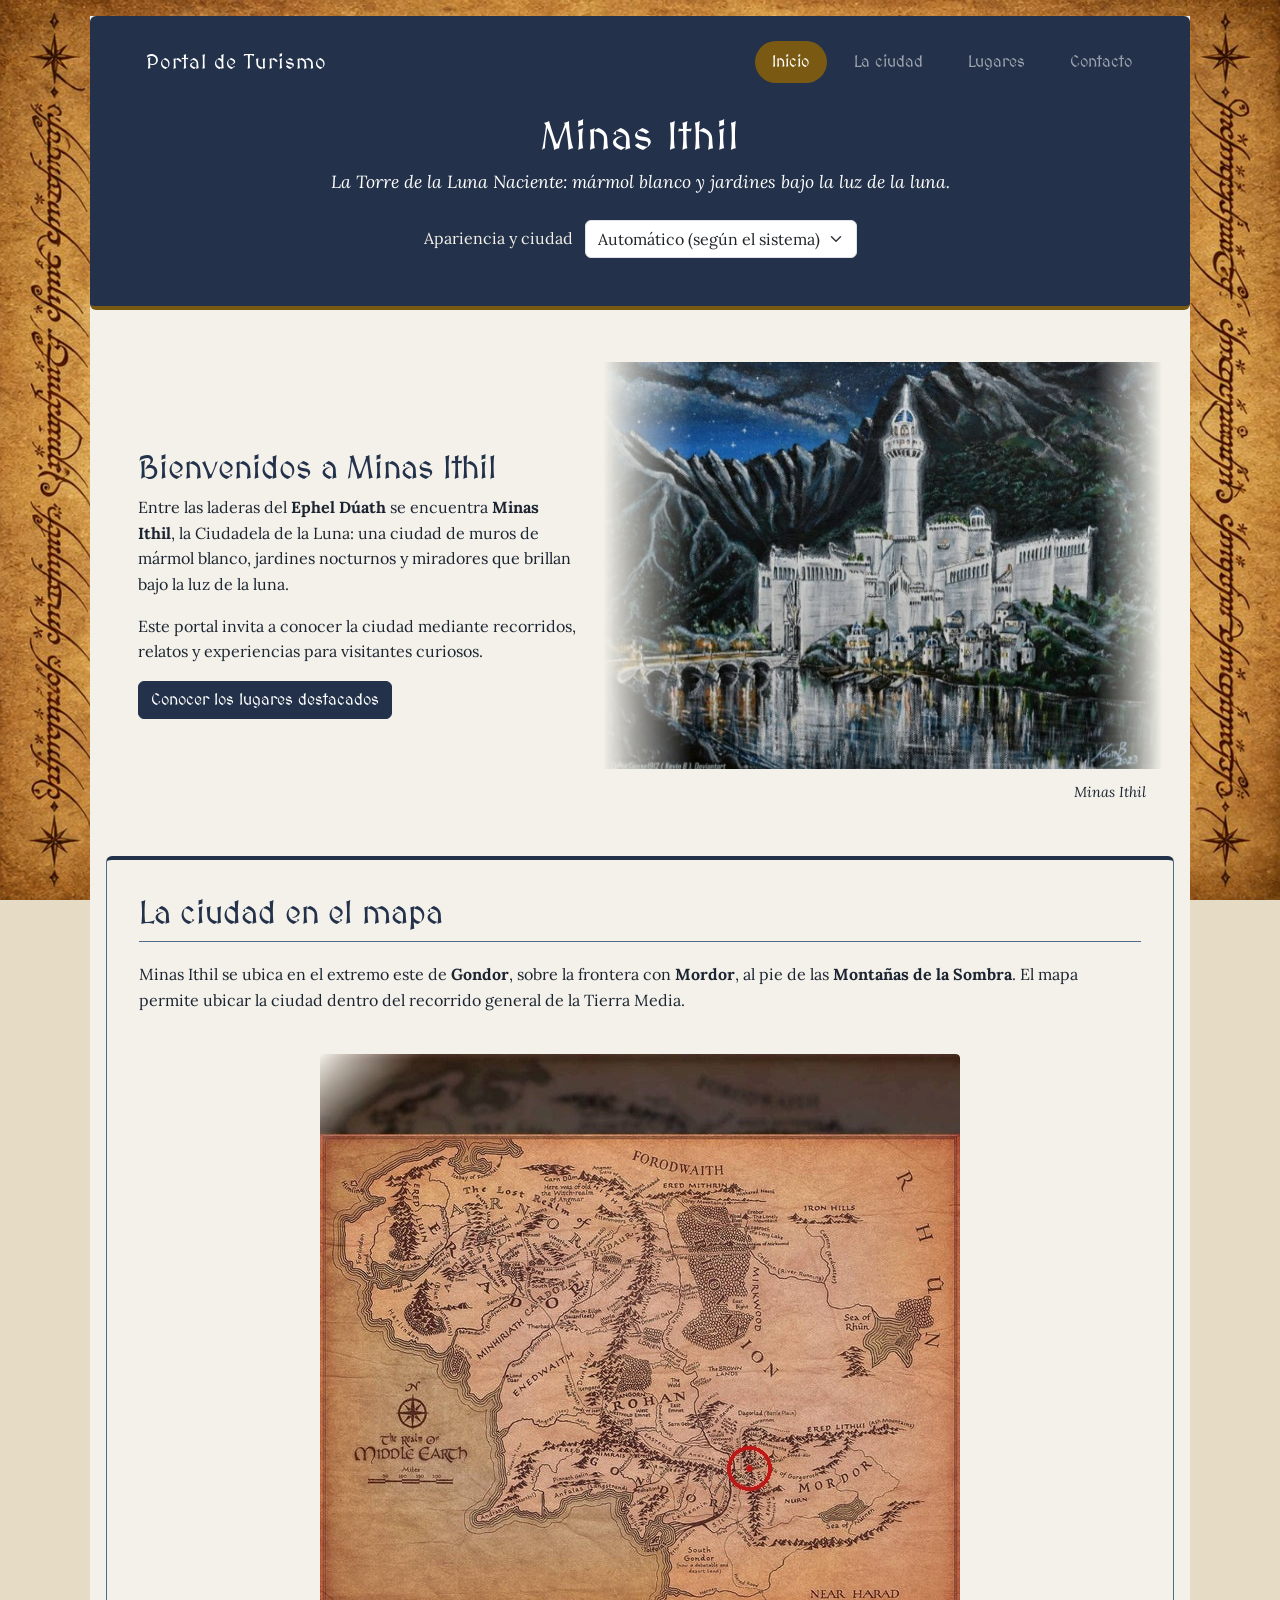
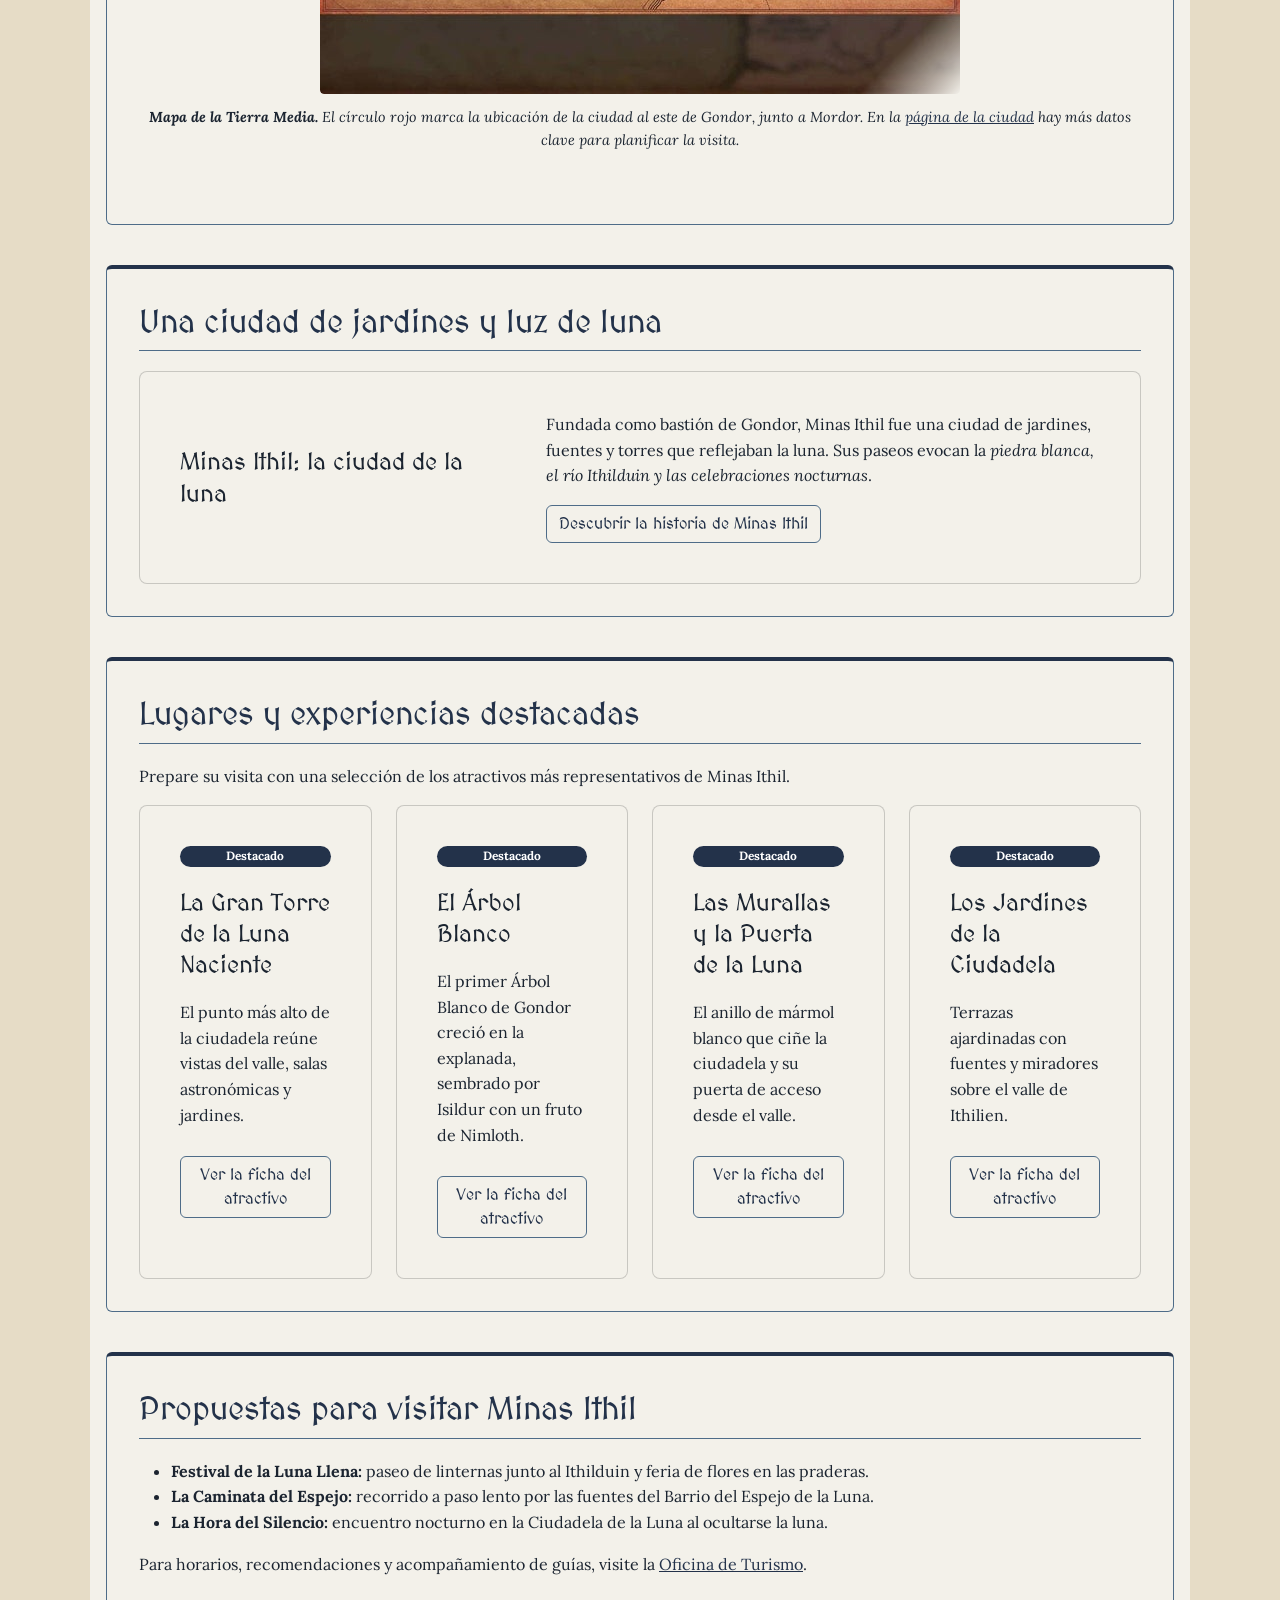
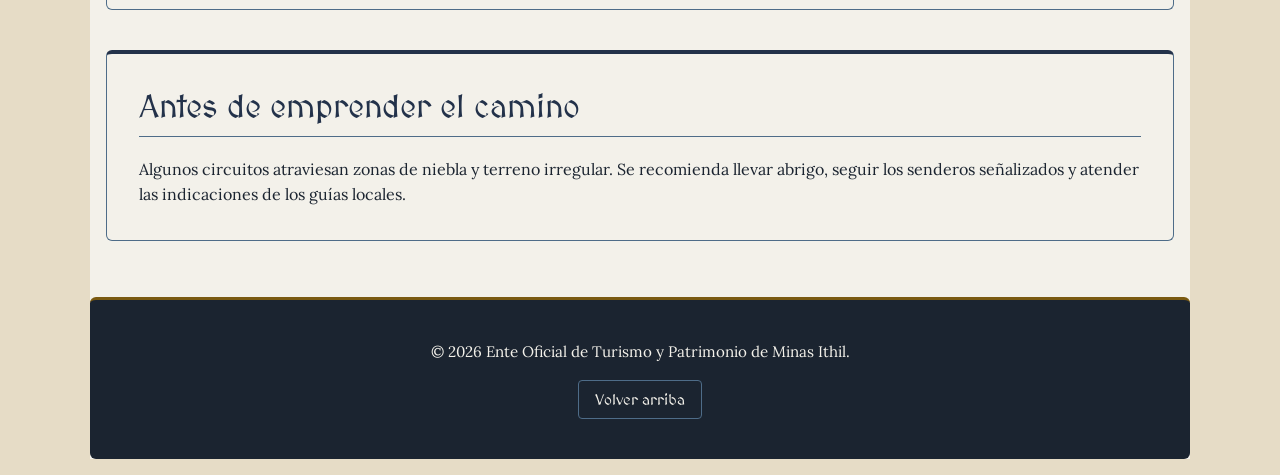
<file: index.html>
<!DOCTYPE html>
<html lang="es">
<head>
    <meta charset="UTF-8">
    <meta name="viewport" content="width=device-width, initial-scale=1.0">
    <title>Portal de Turismo</title>
    <link rel="icon" type="image/svg+xml" href="IMG/favicon.svg">
    <link rel="preconnect" href="https://fonts.googleapis.com">
    <link rel="preconnect" href="https://fonts.gstatic.com" crossorigin>
    <link href="https://fonts.googleapis.com/css2?family=MedievalSharp&family=Lora:wght@400;700&display=swap" rel="stylesheet">

    <link href="https://cdn.jsdelivr.net/npm/bootstrap@5.3.3/dist/css/bootstrap.min.css" rel="stylesheet">
    <link rel="stylesheet" href="CSS/estilos.css">
</head>
<body>
    <header id="inicio">
        <nav class="navbar navbar-expand-lg navbar-dark" aria-label="Navegación principal">
            <div class="container">
                <a class="navbar-brand" href="index.html">Portal de Turismo</a>
                <button class="navbar-toggler" type="button" data-bs-toggle="collapse" data-bs-target="#navPrincipal"
                        aria-controls="navPrincipal" aria-expanded="false" aria-label="Abrir el menú de navegación">
                    <span class="navbar-toggler-icon"></span>
                </button>
                <div class="collapse navbar-collapse" id="navPrincipal">
                    <ul class="navbar-nav ms-auto mb-2 mb-lg-0">
                        <li class="nav-item"><a class="nav-link active" aria-current="page" href="index.html">Inicio</a></li>
                        <li class="nav-item"><a class="nav-link" href="ciudad.html">La ciudad</a></li>
                        <li class="nav-item"><a class="nav-link" href="lugares.html">Lugares</a></li>
                        <li class="nav-item"><a class="nav-link" href="contacto.html">Contacto</a></li>
                    </ul>
                </div>
            </div>
        </nav>
        <h1>Portal de Turismo</h1>
        <p><em id="descripcion-ciudad">Información turística de la ciudad.</em></p>
        <div class="selector-tema">
            <label for="modo-tema">Apariencia y ciudad</label>
            <select id="modo-tema" class="form-select">
                <option value="system">Automático (según el sistema)</option>
                <option value="light">Claro — Minas Ithil</option>
                <option value="dark">Oscuro — Minas Morgul</option>
            </select>
        </div>

    </header>

    <main>
        <section id="bienvenida" class="portada-ilustrada">
            <div class="portada-texto">
                <h2 data-ciudad-tema="light">Bienvenidos a Minas Ithil</h2>
                <h2 data-ciudad-tema="dark">Bienvenidos a Minas Morgul</h2>
                <p data-ciudad-tema="light">
                    Entre las laderas del <strong>Ephel Dúath</strong> se encuentra <strong>Minas Ithil</strong>, la
                    Ciudadela de la Luna: una ciudad de muros de mármol blanco, jardines nocturnos y miradores que
                    brillan bajo la luz de la luna.
                </p>
                <p data-ciudad-tema="dark">
                    En el fondo del valle, bajo las <strong>Montañas de la Sombra</strong>, se alza
                    <strong>Minas Morgul</strong>, la Torre de la Hechicería: un paisaje de nieblas, piedra oscura y
                    resplandores pálidos que se recorre con respeto y guía.
                </p>
                <p>Este portal invita a conocer la ciudad mediante recorridos, relatos y experiencias para visitantes curiosos.</p>
                <p><a class="btn btn-primary" href="#destacados">Conocer los lugares destacados</a></p>
            </div>
            <figure class="imagen-portada">
                <img id="imagen-ciudad" src="IMG/minas_ithil.jpg" alt="Minas Ithil bajo la luna">
                <figcaption id="nombre-imagen">Minas Ithil</figcaption>
            </figure>
        </section>

        <section id="mapa">
            <h2>La ciudad en el mapa</h2>
            <p data-ciudad-tema="light">
                Minas Ithil se ubica en el extremo este de <strong>Gondor</strong>, sobre la frontera
                con <strong>Mordor</strong>, al pie de las <strong>Montañas de la Sombra</strong>. El mapa permite
                ubicar la ciudad dentro del recorrido general de la Tierra Media.
            </p>
            <p data-ciudad-tema="dark">
                Minas Morgul se ubica en el extremo este de <strong>Gondor</strong>, sobre la frontera
                con <strong>Mordor</strong>, al pie de las <strong>Montañas de la Sombra</strong>. El mapa permite
                ubicar la ciudad dentro del recorrido general de la Tierra Media.
            </p>
            <figure>
                <img src="IMG/mapa.jpg"
                     alt="Mapa de la Tierra Media con las regiones de Eriador, Rohan, Gondor y Mordor">
                <figcaption>
                    <strong>Mapa de la Tierra Media.</strong>
                    El círculo rojo marca la ubicación de la ciudad al este de Gondor, junto a Mordor.
                    En la <a href="ciudad.html#datos">página de la ciudad</a> hay más datos clave para planificar la visita.
                </figcaption>
            </figure>
        </section>

        <section id="identidades">
            <div class="container">
                <h2 data-ciudad-tema="light">Una ciudad de jardines y luz de luna</h2>
                <h2 data-ciudad-tema="dark">Una ciudad de brumas y luces pálidas</h2>
                <div class="row g-4">
                    <div class="col-12" data-ciudad-tema="light">
                        <article class="card h-100 lado-claro">
                            <div class="card-body identidad-cuerpo">
                                <h3 class="card-title">Minas Ithil: la ciudad de la luna</h3>
                                <div class="identidad-detalle">
                                    <p>
                                        Fundada como bastión de Gondor, Minas Ithil fue una ciudad de jardines, fuentes y torres que reflejaban la luna.
                                        Sus paseos evocan la <em>piedra blanca, el río Ithilduin y las celebraciones nocturnas</em>.
                                    </p>
                                    <p><a class="btn btn-outline-secondary" href="ciudad.html#minas-ithil">Descubrir la historia de Minas Ithil</a></p>
                                </div>
                            </div>
                        </article>
                    </div>
                    <div class="col-12" data-ciudad-tema="dark">
                        <article class="card h-100 lado-oscuro">
                            <div class="card-body identidad-cuerpo">
                                <h3 class="card-title">Minas Morgul: el valle crepuscular</h3>
                                <div class="identidad-detalle">
                                    <p>
                                        Tras la llegada de los Nazgûl, la antigua fortaleza se transformó en Minas Morgul. Hoy sus ruinas, nieblas y
                                        resplandores verdosos dan forma a un paisaje de leyenda que se recorre con respeto y guía.
                                    </p>
                                    <p><a class="btn btn-outline-secondary" href="ciudad.html#minas-morgul">Explorar la memoria de Minas Morgul</a></p>
                                </div>
                            </div>
                        </article>
                    </div>
                </div>
            </div>
        </section>

        <section id="destacados">
            <div class="container">
                <h2>Lugares y experiencias destacadas</h2>
                <p data-ciudad-tema="light">Prepare su visita con una selección de los atractivos más representativos de Minas Ithil.</p>
                <p data-ciudad-tema="dark">Prepare su visita con una selección de los atractivos más representativos de Minas Morgul.</p>
                <div class="row g-4">
                    <div class="col-12 col-md-6 col-lg-3" data-ciudad-tema="light">
                        <article class="card h-100 lado-claro">
                            <div class="card-body">
                                <span class="badge rounded-pill text-bg-primary mb-2">Destacado</span>
                                <h3 class="card-title">La Gran Torre de la Luna Naciente</h3>
                                <p>El punto más alto de la ciudadela reúne vistas del valle, salas astronómicas y jardines.</p>
                                <p><a class="btn btn-outline-secondary" href="lugares.html#torre-central">Ver la ficha del atractivo</a></p>
                            </div>
                        </article>
                    </div>
                    <div class="col-12 col-md-6 col-lg-3" data-ciudad-tema="light">
                        <article class="card h-100 lado-claro">
                            <div class="card-body">
                                <span class="badge rounded-pill text-bg-primary mb-2">Destacado</span>
                                <h3 class="card-title">El Árbol Blanco</h3>
                                <p>El primer Árbol Blanco de Gondor creció en la explanada, sembrado por Isildur con un fruto de Nimloth.</p>
                                <p><a class="btn btn-outline-secondary" href="lugares.html#arbol-blanco">Ver la ficha del atractivo</a></p>
                            </div>
                        </article>
                    </div>
                    <div class="col-12 col-md-6 col-lg-3" data-ciudad-tema="light">
                        <article class="card h-100 lado-claro">
                            <div class="card-body">
                                <span class="badge rounded-pill text-bg-primary mb-2">Destacado</span>
                                <h3 class="card-title">Las Murallas y la Puerta de la Luna</h3>
                                <p>El anillo de mármol blanco que ciñe la ciudadela y su puerta de acceso desde el valle.</p>
                                <p><a class="btn btn-outline-secondary" href="lugares.html#murallas-luna">Ver la ficha del atractivo</a></p>
                            </div>
                        </article>
                    </div>
                    <div class="col-12 col-md-6 col-lg-3" data-ciudad-tema="light">
                        <article class="card h-100 lado-claro">
                            <div class="card-body">
                                <span class="badge rounded-pill text-bg-primary mb-2">Destacado</span>
                                <h3 class="card-title">Los Jardines de la Ciudadela</h3>
                                <p>Terrazas ajardinadas con fuentes y miradores sobre el valle de Ithilien.</p>
                                <p><a class="btn btn-outline-secondary" href="lugares.html#jardines-ciudadela">Ver la ficha del atractivo</a></p>
                            </div>
                        </article>
                    </div>
                    <div class="col-12 col-md-6 col-lg-3" data-ciudad-tema="dark">
                        <article class="card h-100 lado-oscuro">
                            <div class="card-body">
                                <span class="badge rounded-pill text-bg-secondary mb-2">Destacado</span>
                                <h3 class="card-title">Las Murallas de Morgul</h3>
                                <p>El recinto amurallado que ciñe la ciudadela, entre la niebla y el resplandor verdoso del valle.</p>
                                <p><a class="btn btn-outline-secondary" href="lugares.html#murallas-morgul">Ver la ficha del atractivo</a></p>
                            </div>
                        </article>
                    </div>
                    <div class="col-12 col-md-6 col-lg-3" data-ciudad-tema="dark">
                        <article class="card h-100 lado-oscuro">
                            <div class="card-body">
                                <span class="badge rounded-pill text-bg-secondary mb-2">Destacado</span>
                                <h3 class="card-title">Terrazas Botánicas de la Flor Pálida</h3>
                                <p>Praderas de flores pálidas que resplandecen en la noche del valle.</p>
                                <p><a class="btn btn-outline-secondary" href="lugares.html#terrazas-silenciosas">Ver la ficha del atractivo</a></p>
                            </div>
                        </article>
                    </div>
                    <div class="col-12 col-md-6 col-lg-3" data-ciudad-tema="dark">
                        <article class="card h-100 lado-oscuro">
                            <div class="card-body">
                                <span class="badge rounded-pill text-bg-secondary mb-2">Destacado</span>
                                <h3 class="card-title">La Torre de Morgul</h3>
                                <p>La torre más alta de Minas Morgul y su luz pálida girando sobre el valle.</p>
                                <p><a class="btn btn-outline-secondary" href="lugares.html#torre-morgul">Ver la ficha del atractivo</a></p>
                            </div>
                        </article>
                    </div>
                    <div class="col-12 col-md-6 col-lg-3" data-ciudad-tema="dark">
                        <article class="card h-100 lado-oscuro">
                            <div class="card-body">
                                <span class="badge rounded-pill text-bg-secondary mb-2">Destacado</span>
                                <h3 class="card-title">La Puerta de Morgul</h3>
                                <p>El acceso tallado como una boca abierta, al final del camino de Morgul.</p>
                                <p><a class="btn btn-outline-secondary" href="lugares.html#puerta-morgul">Ver la ficha del atractivo</a></p>
                            </div>
                        </article>
                    </div>
                </div>
            </div>
        </section>

        <section id="agenda">
            <h2 data-ciudad-tema="light">Propuestas para visitar Minas Ithil</h2>
            <h2 data-ciudad-tema="dark">Propuestas para visitar Minas Morgul</h2>
            <ul data-ciudad-tema="light">
                <li><strong>Festival de la Luna Llena:</strong> paseo de linternas junto al Ithilduin y feria de flores en las praderas.</li>
                <li><strong>La Caminata del Espejo:</strong> recorrido a paso lento por las fuentes del Barrio del Espejo de la Luna.</li>
                <li><strong>La Hora del Silencio:</strong> encuentro nocturno en la Ciudadela de la Luna al ocultarse la luna.</li>
            </ul>
            <ul data-ciudad-tema="dark">
                <li><strong>Ruta del Crepúsculo:</strong> caminata guiada entre la Puerta de Morgul y el Puente Blanco sobre el Morgulduin.</li>
                <li><strong>Relatos de la Ruina:</strong> narraciones nocturnas sobre la caída y restauración de la ciudad.</li>
                <li><strong>Luces Señuelo:</strong> observación guiada de las luces pálidas de la Ciénaga de la Ruina.</li>
            </ul>
            <p>Para horarios, recomendaciones y acompañamiento de guías, visite la <a href="contacto.html">Oficina de Turismo</a>.</p>
        </section>

        <aside>
            <h2>Antes de emprender el camino</h2>
            <p>
                Algunos circuitos atraviesan zonas de niebla y terreno irregular. Se recomienda llevar abrigo, seguir los senderos
                señalizados y atender las indicaciones de los guías locales.
            </p>
        </aside>

    </main>

    <footer>
        <p data-ciudad-tema="light">&copy; 2026 Ente Oficial de Turismo y Patrimonio de Minas Ithil.</p>
        <p data-ciudad-tema="dark">&copy; 2026 Ente Oficial de Turismo y Patrimonio de Minas Morgul.</p>
        <nav aria-label="Navegación del pie de página"><a href="#inicio">Volver arriba</a></nav>
    </footer>

    <script src="https://cdn.jsdelivr.net/npm/bootstrap@5.3.3/dist/js/bootstrap.bundle.min.js"></script>

    <script src="JS/tema.js"></script>
</body>
</html>
</file>
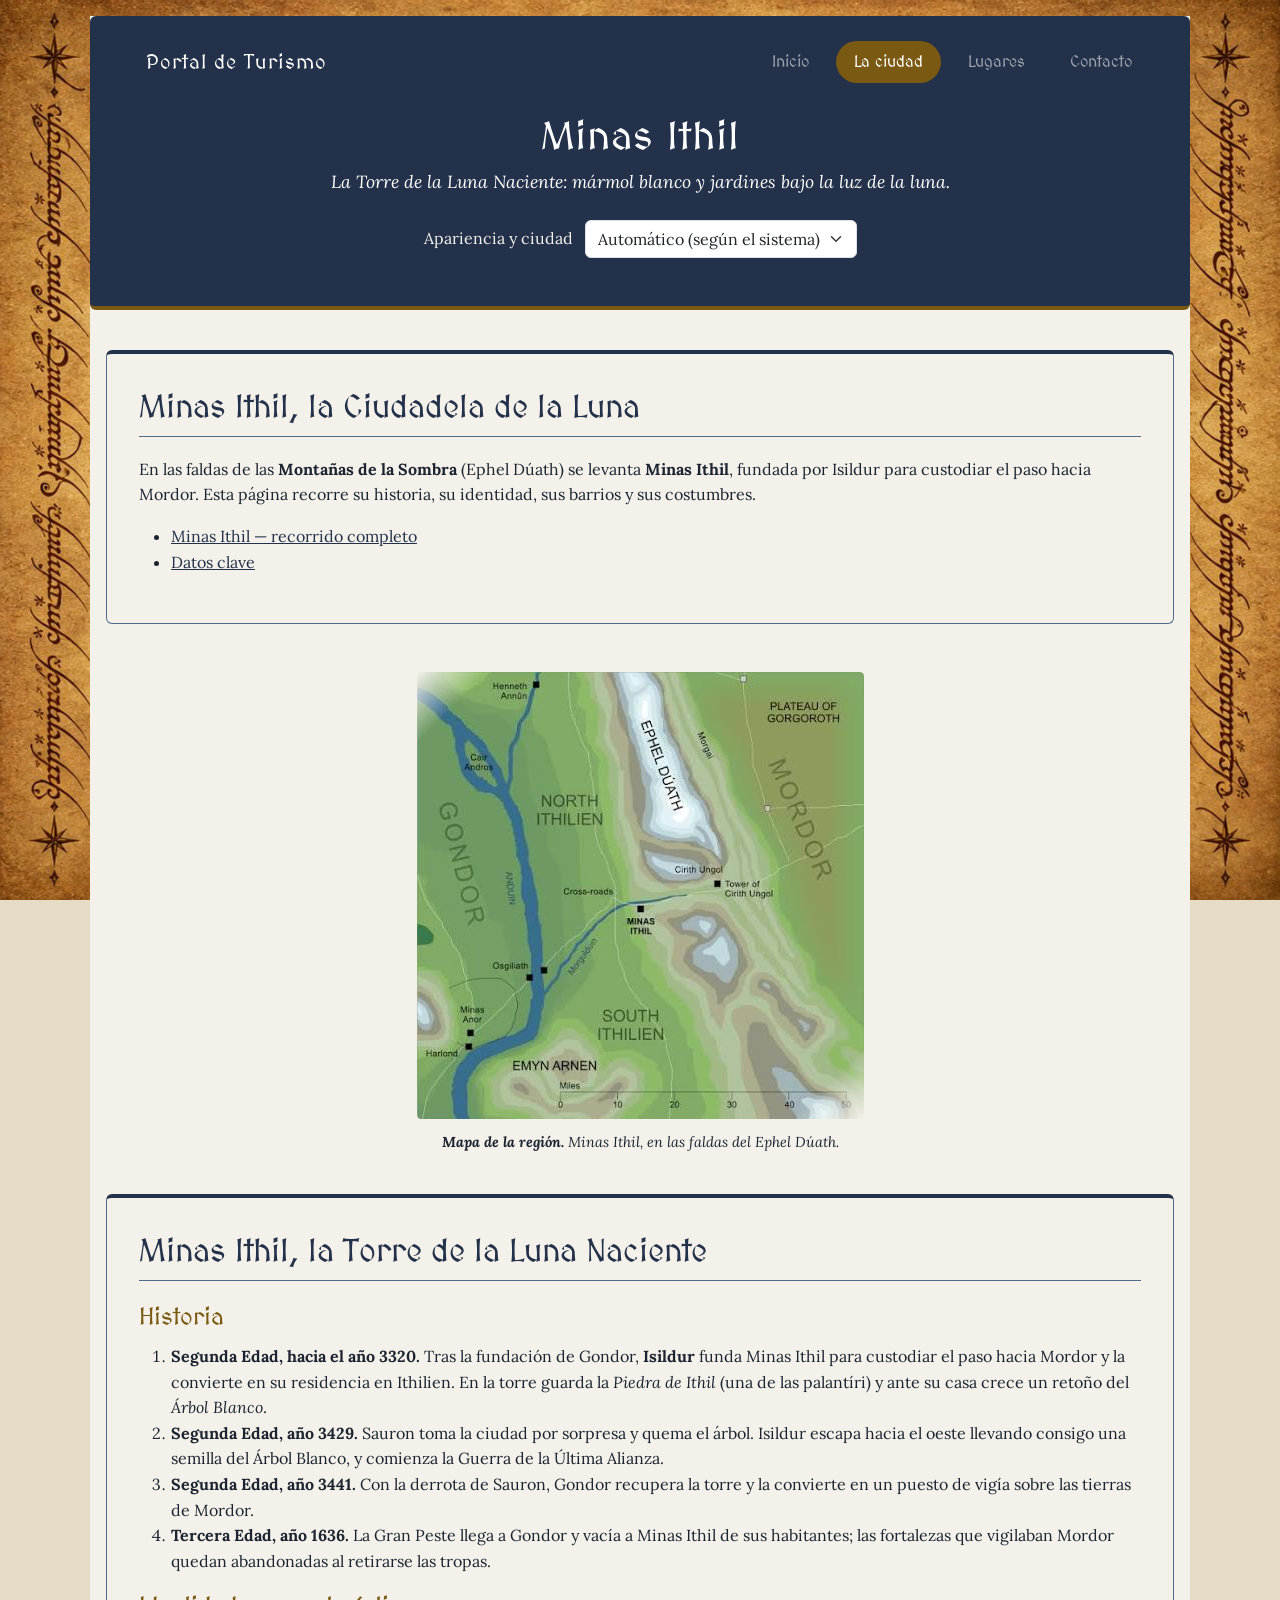
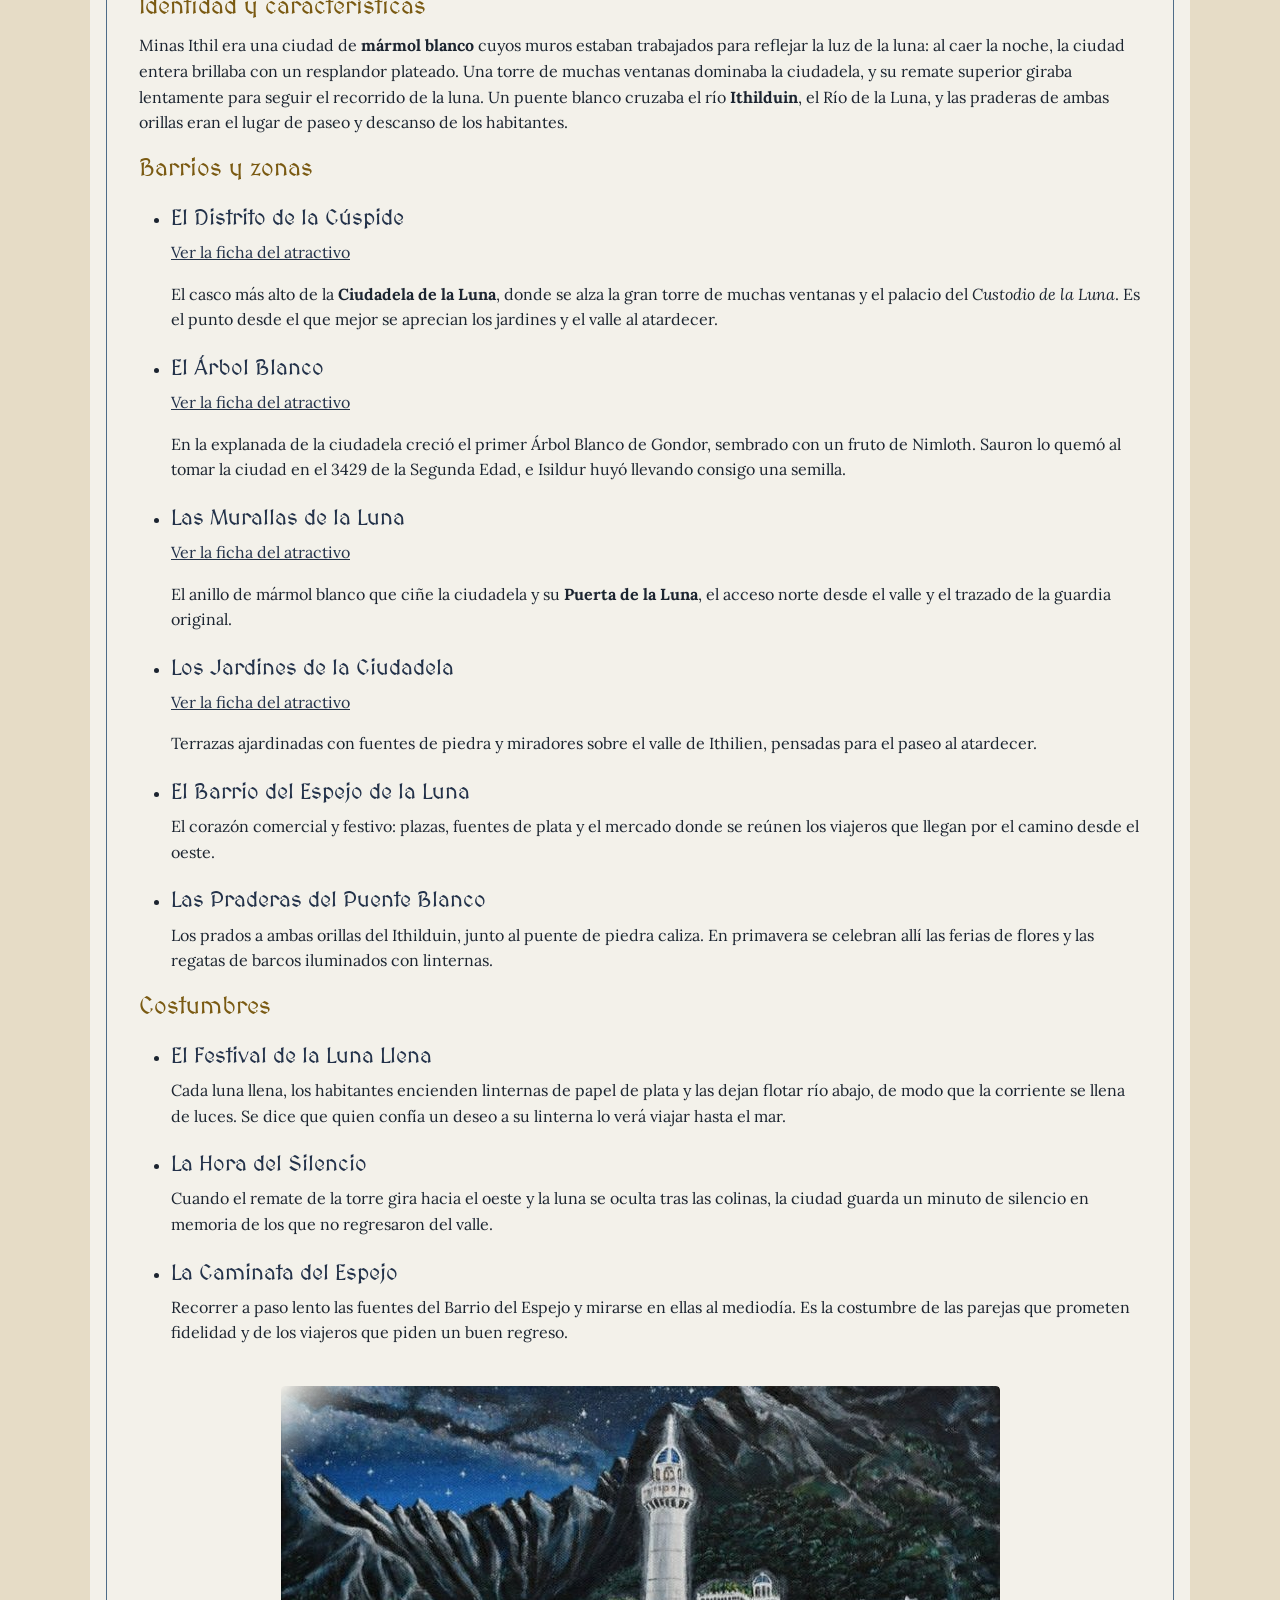
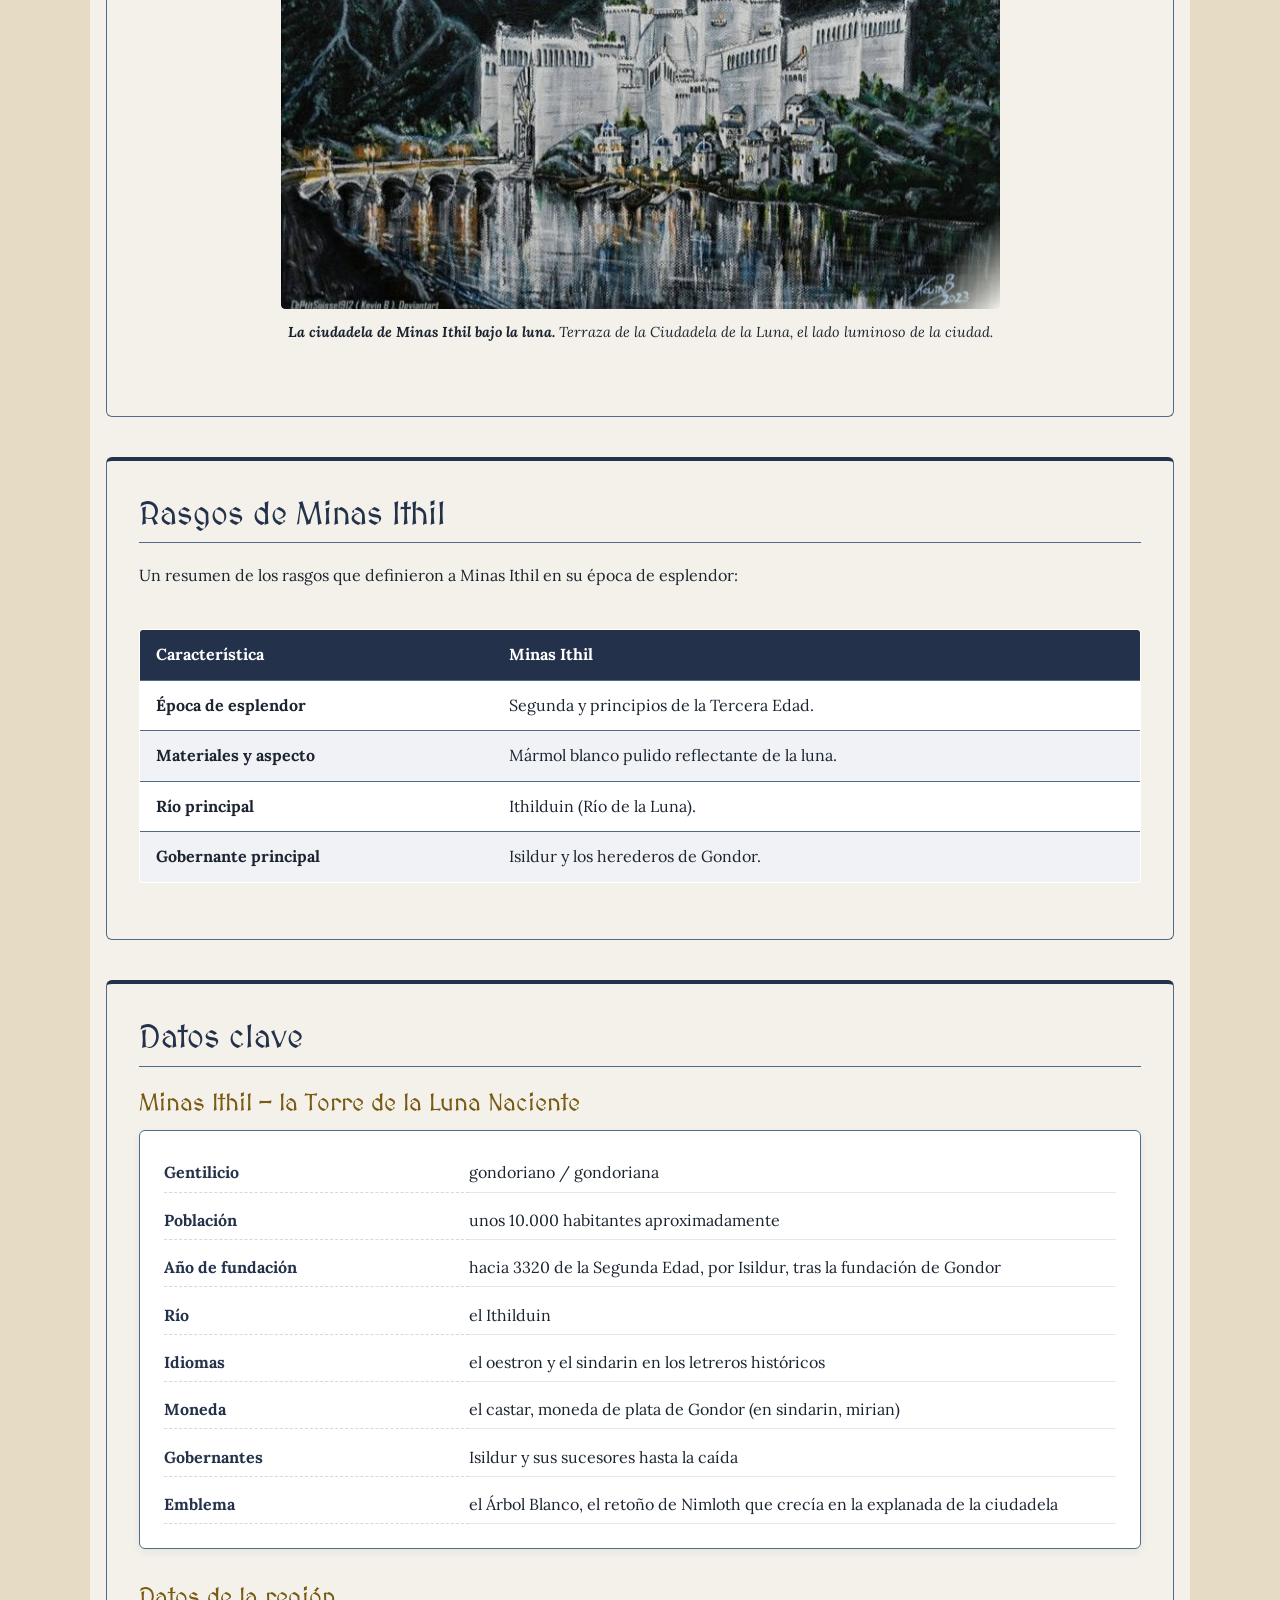
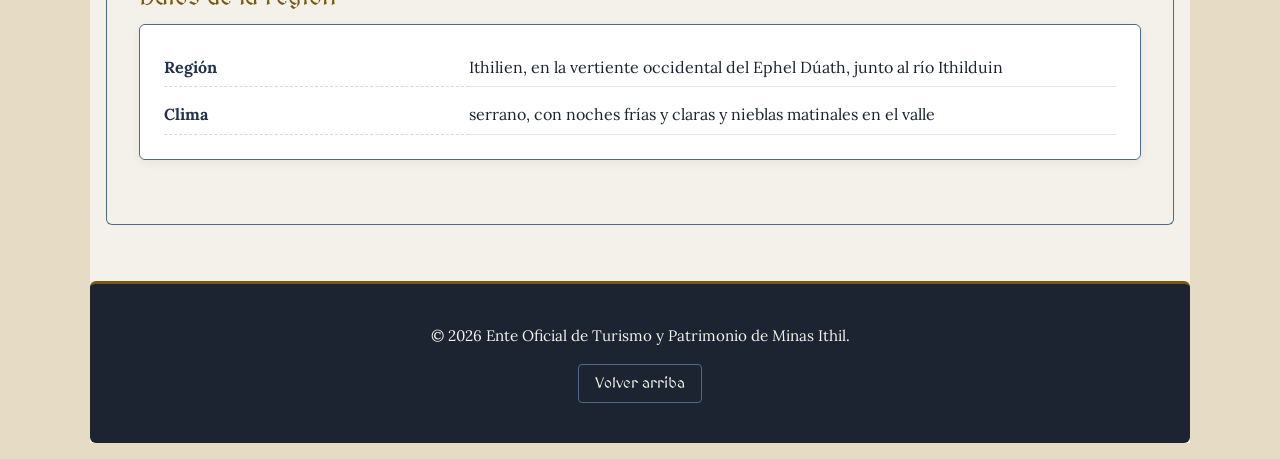
<file: ciudad.html>
<!DOCTYPE html>
<html lang="es">
<head>
    <meta charset="UTF-8">
    <meta name="viewport" content="width=device-width, initial-scale=1.0">
    <title>La ciudad | Portal de Turismo</title>
    <link rel="icon" type="image/svg+xml" href="IMG/favicon.svg">
    <link rel="preconnect" href="https://fonts.googleapis.com">
    <link rel="preconnect" href="https://fonts.gstatic.com" crossorigin>
    <link href="https://fonts.googleapis.com/css2?family=MedievalSharp&family=Lora:wght@400;700&display=swap" rel="stylesheet">

    <link href="https://cdn.jsdelivr.net/npm/bootstrap@5.3.3/dist/css/bootstrap.min.css" rel="stylesheet">
    <link rel="stylesheet" href="CSS/estilos.css">
</head>
<body>

    <header id="inicio">
        <nav class="navbar navbar-expand-lg navbar-dark" aria-label="Navegación principal">
            <div class="container">
                <a class="navbar-brand" href="index.html">Portal de Turismo</a>
                <button class="navbar-toggler" type="button" data-bs-toggle="collapse" data-bs-target="#navPrincipal"
                        aria-controls="navPrincipal" aria-expanded="false" aria-label="Abrir el menú de navegación">
                    <span class="navbar-toggler-icon"></span>
                </button>
                <div class="collapse navbar-collapse" id="navPrincipal">
                    <ul class="navbar-nav ms-auto mb-2 mb-lg-0">
                        <li class="nav-item"><a class="nav-link" href="index.html">Inicio</a></li>
                        <li class="nav-item"><a class="nav-link active" aria-current="page" href="ciudad.html">La ciudad</a></li>
                        <li class="nav-item"><a class="nav-link" href="lugares.html">Lugares</a></li>
                        <li class="nav-item"><a class="nav-link" href="contacto.html">Contacto</a></li>
                    </ul>
                </div>
            </div>
        </nav>
        <h1>La ciudad</h1>
        <p><em id="descripcion-ciudad">Información turística de la ciudad.</em></p>
        <div class="selector-tema">
            <label for="modo-tema">Apariencia y ciudad</label>
            <select id="modo-tema" class="form-select">
                <option value="system">Automático (según el sistema)</option>
                <option value="light">Claro — Minas Ithil</option>
                <option value="dark">Oscuro — Minas Morgul</option>
            </select>
        </div>

    </header>

    <main>
        <section id="presentacion">
            <h2 data-ciudad-tema="light">Minas Ithil, la Ciudadela de la Luna</h2>
            <h2 data-ciudad-tema="dark">Minas Morgul, la Torre de la Hechicería</h2>
            <p data-ciudad-tema="light">
                En las faldas de las <strong>Montañas de la Sombra</strong> (Ephel Dúath) se levanta
                <strong>Minas Ithil</strong>, fundada por Isildur para custodiar el paso hacia Mordor.
                Esta página recorre su historia, su identidad, sus barrios y sus costumbres.
            </p>
            <p data-ciudad-tema="dark">
                En las faldas de las <strong>Montañas de la Sombra</strong> (Ephel Dúath) se levanta
                <strong>Minas Morgul</strong>, la Torre de la Hechicería, surgida tras la conquista de la
                antigua fortaleza por los Nazgûl. Esta página recorre su historia, su identidad, sus
                barrios y sus costumbres.
            </p>
            <nav aria-label="Secciones de esta página">
                <ul>
                    <li data-ciudad-tema="light"><a href="#minas-ithil">Minas Ithil — recorrido completo</a></li>
                    <li data-ciudad-tema="dark"><a href="#minas-morgul">Minas Morgul — recorrido completo</a></li>
                    <li><a href="#datos">Datos clave</a></li>
                </ul>
            </nav>
        </section>

        <figure>
            <img
                src="IMG/mapa.jpeg"
                alt="Mapa de la región del valle con la cordillera Ephel Dúath">
            <figcaption>
                <strong>Mapa de la región.</strong>
                <span data-ciudad-tema="light">Minas Ithil, en las faldas del Ephel Dúath.</span>
                <span data-ciudad-tema="dark">Minas Morgul, en las faldas del Ephel Dúath.</span>
            </figcaption>
        </figure>

        <article id="minas-ithil" data-ciudad-tema="light" class="lado-claro">
            <h2>Minas Ithil, la Torre de la Luna Naciente</h2>

            <h3>Historia</h3>
            <ol>
                <li>
                    <strong>Segunda Edad, hacia el año 3320.</strong> Tras la
                    fundación de Gondor, <strong>Isildur</strong> funda Minas Ithil
                    para custodiar el paso hacia Mordor y la
                    convierte en su residencia en Ithilien. En la torre guarda la
                    <em>Piedra de Ithil</em> (una de las palantíri) y ante su casa
                    crece un retoño del <em>Árbol Blanco</em>.
                </li>
                <li>
                    <strong>Segunda Edad, año 3429.</strong> Sauron toma la ciudad por
                    sorpresa y quema el árbol. Isildur escapa hacia el oeste llevando
                    consigo una semilla del Árbol Blanco, y comienza la Guerra de la
                    Última Alianza.
                </li>
                <li>
                    <strong>Segunda Edad, año 3441.</strong> Con la derrota de Sauron,
                    Gondor recupera la torre y la convierte en un puesto de vigía
                    sobre las tierras de Mordor.
                </li>
                <li>
                    <strong>Tercera Edad, año 1636.</strong> La Gran Peste llega a
                    Gondor y vacía a Minas Ithil de sus habitantes; las fortalezas
                    que vigilaban Mordor quedan abandonadas al retirarse las tropas.
                </li>
            </ol>

            <h3>Identidad y características</h3>
            <p>
                Minas Ithil era una ciudad de <strong>mármol blanco</strong> cuyos
                muros estaban trabajados para reflejar la luz de la luna: al caer la
                noche, la ciudad entera brillaba con un resplandor plateado. Una torre
                de muchas ventanas dominaba la ciudadela, y su remate superior giraba
                lentamente para seguir el recorrido de la luna. Un puente blanco
                cruzaba el río <strong>Ithilduin</strong>, el Río de la Luna, y las
                praderas de ambas orillas eran el lugar de paseo y descanso de los
                habitantes.
            </p>

            <h3>Barrios y zonas</h3>
            <ul>
                <li>
                    <h4>El Distrito de la Cúspide</h4>
                    <p><a href="lugares.html#torre-central">Ver la ficha del atractivo</a></p>
                    <p>
                        El casco más alto de la <strong>Ciudadela de la Luna</strong>,
                        donde se alza la gran torre de muchas ventanas y el palacio
                        del <em>Custodio de la Luna</em>. Es el punto desde el que
                        mejor se aprecian los jardines y el valle al atardecer.
                    </p>
                </li>
                <li>
                    <h4>El Árbol Blanco</h4>
                    <p><a href="lugares.html#arbol-blanco">Ver la ficha del atractivo</a></p>
                    <p>
                        En la explanada de la ciudadela creció el primer Árbol Blanco de
                        Gondor, sembrado con un fruto de Nimloth. Sauron lo quemó al
                        tomar la ciudad en el 3429 de la Segunda Edad, e Isildur huyó
                        llevando consigo una semilla.
                    </p>
                </li>
                <li>
                    <h4>Las Murallas de la Luna</h4>
                    <p><a href="lugares.html#murallas-luna">Ver la ficha del atractivo</a></p>
                    <p>
                        El anillo de mármol blanco que ciñe la ciudadela y su
                        <strong>Puerta de la Luna</strong>, el acceso norte desde el
                        valle y el trazado de la guardia original.
                    </p>
                </li>
                <li>
                    <h4>Los Jardines de la Ciudadela</h4>
                    <p><a href="lugares.html#jardines-ciudadela">Ver la ficha del atractivo</a></p>
                    <p>
                        Terrazas ajardinadas con fuentes de piedra y miradores sobre el
                        valle de Ithilien, pensadas para el paseo al atardecer.
                    </p>
                </li>
                <li>
                    <h4>El Barrio del Espejo de la Luna</h4>
                    <p>
                        El corazón comercial y festivo: plazas, fuentes de plata y el
                        mercado donde se reúnen los viajeros que llegan por el camino
                        desde el oeste.
                    </p>
                </li>
                <li>
                    <h4>Las Praderas del Puente Blanco</h4>
                    <p>
                        Los prados a ambas orillas del Ithilduin, junto al puente de
                        piedra caliza. En primavera se celebran allí las ferias de
                        flores y las regatas de barcos iluminados con linternas.
                    </p>
                </li>
            </ul>

            <h3>Costumbres</h3>
            <ul>
                <li>
                    <h4>El Festival de la Luna Llena</h4>
                    <p>
                        Cada luna llena, los habitantes encienden linternas de papel
                        de plata y las dejan flotar río abajo, de modo que la corriente
                        se llena de luces. Se dice que quien confía un deseo a su
                        linterna lo verá viajar hasta el mar.
                    </p>
                </li>
                <li>
                    <h4>La Hora del Silencio</h4>
                    <p>
                        Cuando el remate de la torre gira hacia el oeste y la luna se
                        oculta tras las colinas, la ciudad guarda un minuto de silencio
                        en memoria de los que no regresaron del valle.
                    </p>
                </li>
                <li>
                    <h4>La Caminata del Espejo</h4>
                    <p>
                        Recorrer a paso lento las fuentes del Barrio del Espejo y
                        mirarse en ellas al mediodía. Es la costumbre de las parejas
                        que prometen fidelidad y de los viajeros que piden un buen
                        regreso.
                    </p>
                </li>
            </ul>

            <figure>
                <img
                    src="IMG/minas_ithil.jpg"
                    alt="Vista de las terrazas de mármol blanco de Minas Ithil brillando bajo la luz de la luna">
                <figcaption>
                    <strong>La ciudadela de Minas Ithil bajo la luna.</strong>
                    Terraza de la Ciudadela de la Luna, el lado luminoso de la ciudad.
                </figcaption>
            </figure>
        </article>

        <article id="minas-morgul" data-ciudad-tema="dark" class="lado-oscuro">
            <h2>Minas Morgul, la Torre de la Hechicería</h2>

            <h3>Historia</h3>
            <ol>
                <li>
                    <strong>Tercera Edad, año 1980.</strong> El <strong>Rey Brujo de
                    Angmar</strong> regresa a Mordor y reúne a los demás Nazgûl para
                    preparar el regreso de su señor.
                </li>
                <li>
                    <strong>Tercera Edad, años 2000–2002.</strong> Tras un sitio de
                    dos años, <strong>Minas Ithil</strong> cae en manos de los Nazgûl y su palantír pasa
                    a Sauron. Desde entonces se la llama <strong>Minas Morgul</strong>,
                    la Torre de la Hechicería, en la lengua de Gondor.
                </li>
                <li>
                    <strong>Tercera Edad, año 2050.</strong> El rey Eärnur acepta el
                    desafío del Rey Brujo, cabalga hacia el valle y jamás regresa.
                    Desde entonces, Gondor es gobernado por senescales.
                </li>
                <li>
                    <strong>Tercera Edad, año 3019.</strong> Durante la Guerra del
                    Anillo, Frodo y Sam cruzan el valle y el 10 de marzo el Rey Brujo
                    parte desde allí con su hueste hacia los Campos del Pelennor.
                </li>
                <li>
                    <strong>Cuarta Edad.</strong> Tras la caída de Sauron, el rey
                    Elessar dispone que la fortaleza sea derribada por completo y
                    encomienda a Faramir el señorío de Ithilien. No se sabe si la
                    ciudad llegó a reconstruirse.
                </li>
            </ol>

            <h3>Identidad y características</h3>
            <p>
                Tras la caída, la ciudad cambió por completo: sus muros ya no
                reflejaban la luna, sino un resplandor pálido y verdoso que emanaba de
                ellos. La puerta tenía la forma de una boca abierta con dientes de
                brillo siniestro, y el remate de la torre giraba como una cabeza
                espectral. El río fue rebautizado <strong>Morgulduin</strong>, el Río
                de la Hechicería, tal como lo describe Frodo en las crónicas de su
                viaje por el valle.
            </p>

            <h3>Barrios y zonas</h3>
            <ul>
                <li>
                    <h4>La Ciénaga de la Ruina</h4>
                    <p>
                        La zona baja y abandonada, cubierta de niebla y de flores
                        enfermizas. Solo puede recorrerse con un guía autorizado de la
                        Oficina del Camino de la Luna; es un recuerdo de los años de
                        sombra.
                    </p>
                </li>
                <li>
                    <h4>Las Murallas de Morgul</h4>
                    <p><a href="lugares.html#murallas-morgul">Ver la ficha del atractivo</a></p>
                    <p>
                        El recinto amurallado que protege la ciudadela y sus terrazas,
                        visible desde el valle entre la niebla y el resplandor verdoso.
                    </p>
                </li>
                <li>
                    <h4>Las Terrazas Botánicas de la Flor Pálida</h4>
                    <p><a href="lugares.html#terrazas-silenciosas">Ver la ficha del atractivo</a></p>
                    <p>
                        Antiguas terrazas de cultivo junto a la Ciénaga de la Ruina,
                        hoy convertidas en una reserva de flores pálidas que desprenden
                        un aroma denso y enfermizo al caer el sol.
                    </p>
                </li>
                <li>
                    <h4>La Torre de Morgul</h4>
                    <p><a href="lugares.html#torre-morgul">Ver la ficha del atractivo</a></p>
                    <p>
                        La torre más alta de la ciudad, con muchas ventanas y un remate
                        que gira lentamente bajo una luz pálida y fría.
                    </p>
                </li>
                <li>
                    <h4>La Puerta de Morgul</h4>
                    <p><a href="lugares.html#puerta-morgul">Ver la ficha del atractivo</a></p>
                    <p>
                        El acceso tallado como una boca abierta con dientes y ojos,
                        al final del camino de Morgul y tras el puente sobre el río.
                    </p>
                </li>
                <li>
                    <h4>El Puente Blanco sobre el Morgulduin</h4>
                    <p>
                        El antiguo puente de piedra caliza sobre el Morgulduin,
                        coronado por estatuas corrompidas. Conserva su estructura y
                        marca el acceso oeste al valle.
                    </p>
                </li>
            </ul>

            <h3>Costumbres y leyendas</h3>
            <ul>
                <li>
                    <h4>Las Luces Señuelo</h4>
                    <p>
                        En las noches sin luna suelen aparecer luces pálidas que se
                        mueven en la Ciénaga de la Ruina. Los guías advierten que no
                        hay que seguirlas y recomiendan dejar el valle en paz.
                    </p>
                </li>
                <li>
                    <h4>Los Narradores de la Ruina</h4>
                    <p>
                        Cuentacuentos que en las plazas del valle recrean las crónicas
                        de la caída y del dominio de los Nazgûl. De este modo, la ciudad
                        conserva la memoria de su historia.
                    </p>
                </li>
                <li>
                    <h4>El Voto del Vigilante</h4>
                    <p>
                        Los guardias que custodian el valle juran, al terminar su
                        turno, no mirar atrás hasta llegar a la Puerta de Morgul.
                        Quien rompe el voto debe esperar a la próxima luna llena para
                        volver a la guardia.
                    </p>
                </li>
            </ul>

            <figure class="figura-morgul">
                <img
                    src="IMG/minas_morgul.jpeg"
                    alt="La fortaleza de Minas Morgul envuelta en una luz verde pálida entre las brumas del valle">
                <figcaption>
                    <strong>La fortaleza de Minas Morgul.</strong>
                    La fortaleza del lado tenebroso, velada por las brumas del valle.
                </figcaption>
            </figure>
        </article>



         <section id="comparativa-ciudades">
            <h2 data-ciudad-tema="light">Rasgos de Minas Ithil</h2>
            <h2 data-ciudad-tema="dark">Rasgos de Minas Morgul</h2>
            <p data-ciudad-tema="light">Un resumen de los rasgos que definieron a Minas Ithil en su época de esplendor:</p>
            <p data-ciudad-tema="dark">Un resumen de los rasgos que definieron a Minas Morgul desde la conquista de los Nazgûl:</p>
            <div class="table-responsive">
                <table>
                    <thead>
                        <tr>
                            <th>Característica</th>
                            <th data-ciudad-tema="light">Minas Ithil</th>
                            <th data-ciudad-tema="dark">Minas Morgul</th>
                        </tr>
                    </thead>
                    <tbody>
                        <tr>
                            <td><strong>Época de esplendor</strong></td>
                            <td data-ciudad-tema="light">Segunda y principios de la Tercera Edad.</td>
                            <td data-ciudad-tema="dark">Desde la conquista de los Nazgûl en adelante.</td>
                        </tr>
                        <tr>
                            <td><strong>Materiales y aspecto</strong></td>
                            <td data-ciudad-tema="light">Mármol blanco pulido reflectante de la luna.</td>
                            <td data-ciudad-tema="dark">Piedra oscura con resplandor verdoso y pálido.</td>
                        </tr>
                        <tr>
                            <td><strong>Río principal</strong></td>
                            <td data-ciudad-tema="light">Ithilduin (Río de la Luna).</td>
                            <td data-ciudad-tema="dark">Morgulduin (Río de la Hechicería).</td>
                        </tr>
                        <tr>
                            <td><strong>Gobernante principal</strong></td>
                            <td data-ciudad-tema="light">Isildur y los herederos de Gondor.</td>
                            <td data-ciudad-tema="dark">El Rey Brujo de Angmar, señor de los Nazgûl.</td>
                        </tr>
                    </tbody>
                </table>
            </div>
        </section>


        
        <aside id="datos">
            <h2>Datos clave</h2>

            <h3 data-ciudad-tema="light">Minas Ithil — la Torre de la Luna Naciente</h3>
            <dl data-ciudad-tema="light">
                <dt>Gentilicio</dt>
                <dd>gondoriano / gondoriana</dd>

                <dt>Población</dt>
                <dd>unos 10.000 habitantes aproximadamente</dd>

                <dt>Año de fundación</dt>
                <dd>hacia 3320 de la Segunda Edad, por Isildur, tras la fundación de Gondor</dd>

                <dt>Río</dt>
                <dd>el Ithilduin</dd>

                <dt>Idiomas</dt>
                <dd>el oestron y el sindarin en los letreros históricos</dd>

                <dt>Moneda</dt>
                <dd>el castar, moneda de plata de Gondor (en sindarin, mirian)</dd>

                <dt>Gobernantes</dt>
                <dd>Isildur y sus sucesores hasta la caída</dd>

                <dt>Emblema</dt>
                <dd>el Árbol Blanco, el retoño de Nimloth que crecía en la explanada de la ciudadela</dd>
            </dl>

            <h3 data-ciudad-tema="dark">Minas Morgul — la Torre de la Hechicería</h3>
            <dl data-ciudad-tema="dark">
                <dt>Gentilicio</dt>
                <dd>no tiene</dd>

                <dt>Población</dt>
                <dd>se desconoce</dd>

                <dt>Año de fundación</dt>
                <dd>hacia 3320 de la Segunda Edad, como Minas Ithil; desde 2002 de la Tercera Edad lleva el nombre de Minas Morgul</dd>

                <dt>Río</dt>
                <dd>el Morgulduin, tras la caída</dd>

                <dt>Idiomas</dt>
                <dd>la Lengua Negra de Mordor</dd>

                <dt>Moneda</dt>
                <dd>no tenía moneda propia</dd>

                <dt>Gobernantes</dt>
                <dd>el Rey Brujo de Angmar, señor de los Nazgûl, desde la conquista</dd>

                <dt>Emblema</dt>
                <dd>una luna desfigurada con un rostro de muerte</dd>
            </dl>

            <h3>Datos de la región</h3>
            <dl data-ciudad-tema="light">
                <dt>Región</dt>
                <dd>Ithilien, en la vertiente occidental del Ephel Dúath, junto al río Ithilduin</dd>

                <dt>Clima</dt>
                <dd>serrano, con noches frías y claras y nieblas matinales en el valle</dd>
            </dl>
            <dl data-ciudad-tema="dark">
                <dt>Región</dt>
                <dd>en la vertiente occidental del Ephel Dúath, junto al valle de Morgul</dd>

                <dt>Clima</dt>
                <dd>serrano, con noches frías y claras y nieblas matinales en el valle</dd>
            </dl>
        </aside>

    </main>

    <footer>
        <p data-ciudad-tema="light">&copy; 2026 Ente Oficial de Turismo y Patrimonio de Minas Ithil.</p>
        <p data-ciudad-tema="dark">&copy; 2026 Ente Oficial de Turismo y Patrimonio de Minas Morgul.</p>
        <nav aria-label="Navegación del pie de página">
            <a href="#inicio">Volver arriba</a>
        </nav>
    </footer>

    <script src="https://cdn.jsdelivr.net/npm/bootstrap@5.3.3/dist/js/bootstrap.bundle.min.js"></script>


    <script src="JS/tema.js"></script>
</body>
</html>
</file>
<file: CSS/estilos.css>
﻿/* ==========================================================================
   Hoja de estilos del sitio — Minas Ithil y Minas Morgul
   ========================================================================== */

/* --------------------------------------------------------------------------
   Reset
   -------------------------------------------------------------------------- */
* {
    box-sizing: border-box;
    margin: 0;
    padding: 0;
}

/* --------------------------------------------------------------------------
   Variables globales
   -------------------------------------------------------------------------- */
:root {
    /* Fuentes (Google Fonts) */
    --fuente-titulos: "MedievalSharp", "Times New Roman", serif;
    --fuente-principal: "Lora", Georgia, serif;

   /* Paleta de Gondor / Minas Ithil */
    --color-fondo-gondor: #F3F1EA;
    --color-texto-gondor: #1B2430;
    --color-primario-gondor: #23324A;
    --color-secundario-gondor: #7A5A12;
    --color-acento-gondor: #4E6C88;

   /* Paleta de Minas Morgul */
    --color-fondo-morgul: #DCE6D2;
    --color-texto-morgul: #22251D;
    --color-primario-morgul: #2E6820;
    --color-secundario-morgul: #5F6B20;
    --color-acento-morgul: #7EA34F;
}

/* --------------------------------------------------------------------------
  Tipografía global y estilos del body
   -------------------------------------------------------------------------- */
body {
    font-family: var(--fuente-principal), Georgia, serif;
    font-size: 16px;
    line-height: 1.6;
    max-width: 1100px;
    margin: 0 auto;
    padding: 0 1rem;
    background-color: var(--color-fondo-gondor);
    background-image: linear-gradient(rgba(243, 241, 234, 0.9), rgba(243, 241, 234, 0.9));
    color: var(--color-texto-gondor);
}

html {
    background-color: #e6dcc6;
    background-image: url("../IMG/papiro.jpg");
    background-size: 100% 100%;
    background-repeat: no-repeat;
    background-position: center;
    background-attachment: fixed;
}


@media (max-width: 1100px) {
    html {
        background-image: none;
    }

    html::before {
        content: "";
        position: fixed;
        inset: 0;
        z-index: -1;
        background: url("../IMG/papiro.jpg") center / cover no-repeat;
    }

    body {
        background-color: transparent;
        background-image: none;
    }
}

/* Headings: fuente, tamaño y color diferenciados */
h1, h2, h3, h4 {
    font-family: var(--fuente-titulos), serif;
    font-weight: normal;
}

h1 {
    font-size: 2.5rem;
    color: var(--color-primario-gondor);
}

h2 {
    font-size: 2rem;
    color: var(--color-primario-gondor);
}

h3 {
    font-size: 1.5rem;
    color: var(--color-secundario-gondor);
}

h4 {
    font-size: 1.4rem;
    color: var(--color-primario-gondor);
}

/* --------------------------------------------------------------------------
   Paleta temática de la ciudad: lado luminoso (Gondor) y lado pálido (Morgul)
Ambos comparten el fondo del site; se diferencian en colores de títulos.
   -------------------------------------------------------------------------- */
.lado-claro {
    color: var(--color-texto-gondor);
}

.lado-oscuro {
    color: var(--color-texto-morgul);
}

.lado-oscuro h2,
.lado-oscuro h4 {
    color: var(--color-primario-morgul);
}

.lado-oscuro h3 {
    color: var(--color-secundario-morgul);
}

/* --------------------------------------------------------------------------
   Secciones de contenido
   -------------------------------------------------------------------------- */
main {
    margin-bottom: 3.5rem;
}

main > section,
main > article,
main > aside {
    margin-bottom: 2.5rem;
    padding: 2rem;
    background-color: var(--color-fondo-gondor);
    border: 1px solid var(--color-acento-gondor);
    border-top: 4px solid var(--color-primario-gondor);
    border-radius: 6px;
}

main > section > h2,
main > section > .container > h2,
main > article > h2,
main > aside > h2 {
    margin-bottom: 1.25rem;
    padding-bottom: 0.6rem;
    border-bottom: 1px solid var(--color-acento-gondor);
}

article {
    margin-top: 1.5rem;
    padding: 1.5rem;
    background-color: var(--color-fondo-gondor);
    border-left: 4px solid var(--color-secundario-gondor);
    border-radius: 4px;
}

article + article {
    margin-top: 1.25rem;
}

article.lado-oscuro {
    background-color: var(--color-fondo-morgul);
    border-left-color: var(--color-primario-morgul);
}

main > article.lado-oscuro {
    border-color: var(--color-acento-morgul);
    border-top-color: var(--color-primario-morgul);
}

main > article.lado-oscuro > h2 {
    border-bottom-color: var(--color-acento-morgul);
}

main h2 {
    line-height: 1.25;
}

main h3 {
    margin-bottom: 0.75rem;
    line-height: 1.3;
}

main h4 {
    margin-top: 1.25rem;
    margin-bottom: 0.5rem;
    line-height: 1.3;
}

main p {
    margin-bottom: 1rem;
}

main p:last-child {
    margin-bottom: 0;
}

/* ---------------------------------------------------------------------------
   Header / Encabezado
   --------------------------------------------------------------------------- */

   header {
    background-color: var(--color-primario-gondor);
    color: var(--color-fondo-gondor);
    padding: 2.5rem 1.5rem 2rem;
    margin-top:  1rem;
    margin-bottom: 2.5rem;
    border-bottom: 4px solid var(--color-secundario-gondor);
    border-radius: 6px;
    text-align: center;
   }

   header h1{
    color: #FFFFFF;
    margin-bottom: 0.5rem;
    letter-spacing: 1px;
   }

   header p {
    font-size: 1.1rem;
    color: var(--color-fondo-morgul);
    margin-bottom:  1.5rem;
   }

   header p em {
    color: #FFFFFF;
   }

/* ----------------------------------------------------------------------------
   Navegacion principal (Header Nav)
   ---------------------------------------------------------------------------- */

   header nav {
    margin-top:  1rem;
   }

   header nav ul {
    list-style: none;
    padding: 0;
    margin: 0;
    text-align: center;
   }

   header nav li {
    display: inline-block;
    margin: 0.3rem 0.5rem;
   }

/* -------------------------------------------------------------------------------
   Enlaces del nav: sin subrayado, tiporgrafia y espaciado
   ------------------------------------------------------------------------------- */
   
   header nav a {
    text-decoration: none;
    color: var(--color-fondo-gondor);
    font-family: var(--fuente-titulos);
    font-size: 1.1rem;
    padding:  0.5rem 1.2rem;
    border: 1px solid transparent;
    border-radius: 4px;
    display: inline-block;
    transition: background-color 0.25s ease, color 0.25s ease, border-color 0.25s ease;
   }

/* --------------------------------------------------------------------------------
   Efecto hover al pasar el cursor
   -------------------------------------------------------------------------------- */

   header nav a:hover {
    background-color: var(--color-acento-gondor);
    color: #FFFFFF;
    border-color: #D4AF37;
   }   
 
/* --------------------------------------------------------------------------------
   Pagina activa (Resalta la pagina actual usando el atributo aria-current del html)
   -------------------------------------------------------------------------------- */

   header nav a[aria-current="page"] {
    background-color: var(--color-secundario-gondor);
    color: #FFFFFF;
    border-color: #D4AF37;
   }

/* ---------------------------------------------------------------------------------
   Footer / Pie de pagina 
   --------------------------------------------------------------------------------- */

   footer {
    background-color: var(--color-texto-gondor);
    color: var(--color-fondo-gondor);
    padding: 2.5rem 1.5rem;
    margin-top: 3.5rem;
    margin-bottom: 1rem;
    border-top: 3px solid var(--color-secundario-gondor);
    border-radius: 6px;
    text-align: center;
   }

   footer p {
    font-size: 0.95rem;
    margin-bottom: 1rem;
   }

/* --------------------------------------------------------------------------------
   Enlace "Volver arriba" del footer
   -------------------------------------------------------------------------------- */
   
   footer nav a {
    text-decoration: none;
    color: var(--color-fondo-gondor);
    font-family: var(--fuente-titulos);
    font-size: 0.95rem;
    padding: 0.4rem 1rem;
    border: 1px solid var(--color-acento-gondor);
    border-radius: 4px;
    display: inline-block;
    transition: background-color 0.25s ease, color 0.25s ease;
   }

   footer nav a:hover {
    background-color: var(--color-acento-gondor);
    color: #FFFFFF;
   }
   


/* Estilos Imagenes, Tablas y Formularios */

figure {
    margin: 2rem 0;
    padding: 0.5rem 0;
    background: transparent;
    border: 0;
    border-radius: 0;
    box-shadow: none;
    text-align: center;
}

#bienvenida.portada-ilustrada {
    display: grid;
    grid-template-columns: minmax(0, 0.9fr) minmax(0, 1.1fr);
    align-items: center;
    gap: 1.5rem;
    background: transparent;
    border: 0;
    overflow: hidden;
}

#bienvenida .portada-texto {
    min-width: 0;
}

#bienvenida .imagen-portada {
    min-width: 0;
    margin: -1.25rem -1.25rem -1.25rem 0;
    padding: 0;
    background: transparent;
    border: 0;
    box-shadow: none;
    text-align: left;
}

#bienvenida #imagen-ciudad {
    width: 100%;
    max-height: 34rem;
    object-fit: cover;
    border: 0;
    border-radius: 0;
    mask-image: linear-gradient(to right, transparent, #000 16%, #000 88%, transparent);
    -webkit-mask-image: linear-gradient(to right, transparent, #000 16%, #000 88%, transparent);
}

#bienvenida #nombre-imagen {
    padding-right: 1rem;
    text-align: right;
}

html[data-bs-theme="dark"] #bienvenida #imagen-ciudad {
    mask-image: radial-gradient(ellipse at 54% 47%, #000 48%, transparent 82%);
    -webkit-mask-image: radial-gradient(ellipse at 54% 47%, #000 48%, transparent 82%);
}

figure.figura-morgul {
    background: transparent;
    border: 0;
    box-shadow: none;
}

figure.figura-morgul img {
    box-shadow: none;
}

html[data-bs-theme="dark"] main figure {
    background: transparent !important;
    border-color: transparent;
    box-shadow: none;
}

@media (max-width: 767.98px) {
    #bienvenida.portada-ilustrada {
        grid-template-columns: 1fr;
    }

    #bienvenida .imagen-portada {
        margin: 0 -0.5rem -0.5rem;
    }

    #bienvenida #imagen-ciudad {
        max-height: 24rem;
    }
}

img {
    max-width: 100%;
    height: auto ;
    object-fit: contain;
    border-radius: 4px;
    border: 0;
    display: block;
    margin: 0 auto;
    mask-image: linear-gradient(135deg, transparent 0%, #000 8%, #000 92%, transparent 100%);
    -webkit-mask-image: linear-gradient(135deg, transparent 0%, #000 8%, #000 92%, transparent 100%);
    transition: none;
}

img:hover {
    transform: none;
    box-shadow: none;
}

img[src*="minas_morgul"] {
    width: min(100%, 520px);
    max-width: 520px;
    height: auto;
    max-height: 680px;
    object-fit: contain;
    margin: 0 auto;
    display: block;
}

figure.figura-morgul {
    max-width: 820px;
    margin: 2.5rem auto;
    padding: 1.2rem;
    background: linear-gradient(135deg, #162029 0%, #203542 45%, #314a55 100%);
    border: 1px solid #5a7685;
    box-shadow: 0 8px 24px rgba(22, 32, 41, 0.35);
}

figure.figura-morgul img {
    border-color: rgba(206, 233, 214, 0.55);
    box-shadow: 0 0 0 2px rgba(126, 163, 79, 0.25), 0 8px 18px rgba(8, 15, 20, 0.5);
}
figcaption {
    font-size: 0.9rem;
    margin-top: 0.75rem;
    color: var(--color-texto-gondor);
    font-style: italic;
    font-family: var(--fuente-principal);
}

figure.figura-morgul figcaption {
    color: #EAF4E6;
}

figure.figura-morgul figcaption strong {
    color: #FFFFFF;
}

table {
    width: 100%;
    border-collapse: collapse;
    margin: 1.5rem 0;
    background-color: #FFFFFF;
    border: 1px solid var(--color-acento-gondor);
    border-radius: 4px;
    overflow: hidden;
}

thead {
    background-color: var(--color-primario-gondor);
    color: #FFFFFF;
}

th, td {
    padding: 0.75rem 1rem;
    text-align: left;
    border-bottom: 1px solid var(--color-acento-gondor);
}

tbody tr:nth-child(even) {
    background-color: rgba(78, 104, 136, 0.08);
}

form {
    margin-top: 1rem;
}

fieldset {
    border: 1px solid var(--color-acento-gondor);
    border-radius: 6px;
    padding: 1.5rem;
    margin-bottom: 1.5rem;
    background-color: #FFFFFF;
}

legend {
    font-family: var(--fuente-titulos);
    font-size: 1.2rem;
    color: var(--color-primario-gondor);
    padding: 0 0.5rem;
}

form label {
    font-weight: bold;
    display: inline-block;
    margin-bottom: 0.3rem;
    color: var(--color-texto-gondor);
}

form input[type="text"],
form input[type="email"],
form input[type="tel"],
form select,
form textarea {
    width: 100%;
    padding: 0.75rem;
    border: 1px solid #C9B183;
    border-radius: 4px;
    font-family: var(--fuente-principal);
    font-size: 1rem;
    background-color: #F8EFDC;
    color: var(--color-texto-gondor);
    margin-bottom: 0.5rem;
}

form input:hover,
form select:hover,
form textarea:hover {
    border-color: var(--color-secundario-gondor);
}

form input:focus,
form select:focus,
form textarea:focus {
    outline: none;
    background-color: #FDF8EC;
    border-color: var(--color-secundario-gondor);
    box-shadow: 0 0 0 0.2rem rgba(122, 90, 18, 0.18);
}

form button[type="submit"] {
    background-color: var(--color-primario-gondor);
    color: #FFFFFF;
    font-family: var(--fuente-titulos);
    font-size: 1.1rem;
    padding: 0.75rem 1.5rem;
    border: none;
    border-radius: 4px;
    cursor: pointer;
    transition: background-color 0.25s ease;
}

form button[type="submit"]:hover {
    background-color: var(--color-secundario-gondor);
}

/* ==========================================================================
   Bootstrap - personalizaciones (Etapa 3)
   Se agregan al final de la hoja: se amplía lo de la Etapa 2 sin reescribirlo.
   ========================================================================== */

/* --------------------------------------------------------------------------
   Variables de Bootstrap adaptadas a la paleta de la ONG
   -------------------------------------------------------------------------- */
:root {
    --bs-primary: var(--color-primario-gondor);
    --bs-primary-rgb: 35, 50, 74;
    --bs-secondary: var(--color-secundario-gondor);
    --bs-secondary-rgb: 122, 90, 18;
    --bs-link-color: var(--color-primario-gondor);
    --bs-link-hover-color: var(--color-secundario-gondor);
}

/* --------------------------------------------------------------------------
   Navbar de Bootstrap
   -------------------------------------------------------------------------- */
header > .navbar {
    --bs-navbar-nav-link-padding-x: 1.1rem;
    margin-top: -1.5rem;
    margin-bottom: 1.25rem;
    background-color: var(--color-primario-gondor);
    text-align: left;
}

.navbar-brand {
    font-family: var(--fuente-titulos);
    letter-spacing: 1px;
}

.navbar-nav .nav-item {
    margin: 0 0.3rem;
}

.navbar-nav .nav-link {
    font-family: var(--fuente-titulos);
    padding-right: var(--bs-navbar-nav-link-padding-x);
    padding-left: var(--bs-navbar-nav-link-padding-x);
    border-radius: 50rem;
}

.navbar-dark .navbar-nav .nav-link.active,
.navbar-dark .navbar-nav .nav-link[aria-current="page"] {
    background-color: var(--color-secundario-gondor);
    color: #FFFFFF;
}

/* --------------------------------------------------------------------------
   Grilla de Bootstrap: tarjetas (cards) y ajuste de los estilos de la Etapa 2
   -------------------------------------------------------------------------- */
.row .card {
    margin-top: 0;
    display: flex;
    flex-direction: column;
}

.card {
    --bs-card-border-radius: 0.5rem;
    font-family: var(--fuente-principal);
}

.card-title {
    font-family: var(--fuente-titulos);
}

.card.lado-claro {
    background-color: var(--color-fondo-gondor);
}

.card.lado-oscuro {
    background-color: var(--color-fondo-morgul);
    border-left: 4px solid var(--color-primario-morgul);
}

.card figure {
    margin: 1rem 0;
}

.row .card .card-body {
    display: flex;
    flex-direction: column;
    gap: 0.75rem;
    height: 100%;
}

.row .card .btn {
    margin-top: auto;
    align-self: flex-start;
}

/* La sección de identidad muestra una sola tarjeta por tema: ocupa todo el ancho. */
#identidades .card-body.identidad-cuerpo {
    display: grid;
    grid-template-columns: minmax(0, 1fr) minmax(0, 1.7fr);
    gap: 1rem 2.5rem;
    align-items: center;
}

#identidades .identidad-cuerpo .card-title {
    margin-bottom: 0;
}

@media (max-width: 767.98px) {
    #identidades .card-body.identidad-cuerpo {
        grid-template-columns: 1fr;
        gap: 0.75rem;
    }
}

main > section > .container {
    width: auto;
    margin-right: -0.75rem;
    margin-left: -0.75rem;
}

/* --------------------------------------------------------------------------
   Botones de Bootstrap con la paleta de la ONG
   -------------------------------------------------------------------------- */
.btn {
    font-family: var(--fuente-titulos);
}

.btn-primary {
    --bs-btn-bg: var(--color-primario-gondor);
    --bs-btn-border-color: var(--color-primario-gondor);
    --bs-btn-hover-bg: var(--color-secundario-gondor);
    --bs-btn-hover-border-color: var(--color-secundario-gondor);
    --bs-btn-active-bg: var(--color-secundario-gondor);
    --bs-btn-active-border-color: var(--color-secundario-gondor);
}

.btn-outline-secondary {
    --bs-btn-color: var(--color-primario-gondor);
    --bs-btn-border-color: var(--color-acento-gondor);
    --bs-btn-hover-bg: var(--color-primario-gondor);
    --bs-btn-hover-border-color: var(--color-primario-gondor);
    --bs-btn-hover-color: #FFFFFF;
    --bs-btn-active-bg: var(--color-primario-gondor);
    --bs-btn-active-border-color: var(--color-primario-gondor);
    --bs-btn-active-color: #FFFFFF;
}

/* --------------------------------------------------------------------------
   Imagen que antes usaba estilos inline
   -------------------------------------------------------------------------- */
figure img[src*="images-wixmp"] {
    width: 100%;
    max-width: 800px;
    height: auto;
}
/* ==========================================================================
   Flexbox (Integrante 3)
   ========================================================================== */

/* Tarjetas de lugares con flexbox */
.lista-lugares {
    display: flex;
    flex-wrap: wrap;
    gap: 1.5rem;
    margin-top: 1.5rem;
}

.tarjeta-lugar {
    flex: 1 1 100%;
    display: flex;
    flex-direction: column;
    justify-content: space-between;
    margin-top: 0;
    background-color: #FFFFFF;
    border: 1px solid var(--color-acento-gondor);
    border-top: 4px solid var(--color-primario-gondor);
    border-left: 1px solid var(--color-acento-gondor);
    border-radius: 6px;
    padding: 1.5rem;
    box-shadow: 0 4px 14px rgba(27, 36, 48, 0.08);
    transition: transform 0.25s ease, box-shadow 0.25s ease;
}

.tarjeta-lugar:hover {
    transform: translateY(-3px);
    box-shadow: 0 8px 20px rgba(27, 36, 48, 0.14);
}

@media (min-width: 768px) {
    .tarjeta-lugar {
        flex: 1 1 calc(50% - 0.75rem);
    }
}

/* Correccion de color  */
.tarjeta-lugar.lado-oscuro {
    background-color: #FFFFFF;
    border: 1px solid var(--color-acento-morgul);
    border-top: 4px solid var(--color-primario-morgul);
}

.tarjeta-lugar.lado-oscuro figure img {
    border-color: rgba(126, 163, 79, 0.4);
}

/* Imagenes simetricas dentro de las tarjetas */
.tarjeta-lugar figure {
    position: relative;
    margin: 1rem 0;
    padding: 0;
    background: transparent;
    border: none;
    box-shadow: none;
}

.tarjeta-lugar figure img,
.tarjeta-lugar figure img[src*="images-wixmp"] {
    width: 100%;
    height: auto;
    aspect-ratio: 4 / 3;
    object-fit: cover;
    border-radius: 4px;
    border: 1px solid rgba(78, 104, 136, 0.25);
    display: block;
}

/* La foto de la torre es cuadrada: se muestra completa, centrada y con una altura
   similar a la de las demás fichas para no alargar la tarjeta. */
.tarjeta-lugar figure img.imagen-torre {
    width: min(100%, 350px);
    aspect-ratio: 1 / 1;
    margin: 0 auto;
    object-fit: cover;
}

/* La foto de las terrazas es panorámica: se recorta lo mínimo para conservar el paisaje. */
.tarjeta-lugar figure img.imagen-terrazas {
    aspect-ratio: 16 / 9;
}

.tarjeta-lugar figcaption {
    min-height: 2.2rem;
    display: flex;
    align-items: center;
    justify-content: center;
    margin-top: 0.5rem;
    font-size: 0.85rem;
}

.tarjeta-lugar p:last-child {
    margin-top: auto;
    padding-top: 1.25rem;
}

/* Flexbox en el formulario de contacto en nombre y correo electronico */
.fila-formulario {
    display: flex;
    flex-wrap: wrap;
    gap: 1.25rem;
}

.campo-flex {
    flex: 1 1 240px;
    margin-bottom: 0.5rem;
}

/* ==========================================================================
   Cambios de diseño en la seccion de Datos Clave en la vista de ciudades.html
   ========================================================================== */
/* Contenedor de la lista de datos clave */
#datos dl {
    display: flex;
    flex-wrap: wrap;
    align-items: baseline;
    gap: 0.6rem 0;
    background-color: #FFFFFF;
    padding: 1.5rem;
    margin-bottom: 2rem;
    border: 1px solid var(--color-acento-gondor);
    border-radius: 6px;
    box-shadow: 0 3px 10px rgba(27, 36, 48, 0.06);
}

/* Termino  */
#datos dt {
    flex: 0 0 32%;
    font-weight: bold;
    color: var(--color-primario-gondor);
    padding: 0.35rem 0;
    border-bottom: 1px dashed rgba(78, 104, 136, 0.25);
}

/* Descripcion  */
#datos dd {
    flex: 0 0 68%;
    margin: 0;
    padding: 0.35rem 0;
    color: var(--color-texto-gondor);
    border-bottom: 1px solid rgba(78, 104, 136, 0.15);
}

@media (max-width: 600px) {
    #datos dt,
    #datos dd {
        flex: 0 0 100%;
    }
    
    #datos dt {
        border-bottom: none;
        padding-bottom: 0;
    }
}

.card,
.btn {
    transition: transform 0.25s ease, box-shadow 0.25s ease,
        background-color 0.25s ease, color 0.25s ease, border-color 0.25s ease;
}

.card:hover {
    transform: translateY(-4px);
    box-shadow: 0 10px 24px rgba(27, 36, 48, 0.16);
}

.btn:hover {
    transform: translateY(-2px);
}

#datos-contacto .card figure img {
    width: 100%;
    aspect-ratio: 16 / 9;
    object-fit: cover;
}

#datos-contacto .card-body {
    display: flex;
    flex-direction: column;
}

#datos-contacto .card-body figure {
    margin-top: auto; 
}


#redes .bi {
    margin-right: 0.45rem;
    font-size: 1.15rem;
    color: var(--color-secundario-gondor);
    vertical-align: -0.1em;
}

#redes a:hover .bi {
    color: var(--color-primario-gondor);

}

#redes a {
    text-decoration: none;
}
header,
footer {
    margin-right: -1rem;
    margin-left: -1rem;
}

/* --------------------------------------------------------------------------
   Posicionamiento
   -------------------------------------------------------------------------- */

.etiqueta-imagen {
    position: absolute;
    top: 0.6rem;
    right: 0.6rem;
    z-index: 1;
    padding: 0.4rem 0.75rem;
    background-color: var(--color-secundario-gondor);
    color: #FFFFFF;
    font-family: var(--fuente-titulos);
    font-size: 0.85rem;
    border: 1px solid rgba(255, 255, 255, 0.55);
    box-shadow: 0 2px 8px rgba(27, 36, 48, 0.35);
}

.tarjeta-lugar.lado-oscuro .etiqueta-imagen {
    background-color: var(--color-primario-morgul);
}

/* index.html */
html[data-bs-theme="light"] {
            --bs-link-color-rgb: 35, 50, 74;
            --bs-link-hover-color-rgb: 122, 90, 18;
        }
        html[data-bs-theme="light"] tbody tr:nth-child(even) { background-color: #f0f2f5; }
        [hidden] { display: none !important; }
        html[data-bs-theme="dark"] {
            color-scheme: dark;
            background-color: #0b1410;
            background-image:
                linear-gradient(rgba(11, 20, 16, 0.86), rgba(11, 20, 16, 0.86)),
                url("../IMG/papiro.jpg");
            background-size: 100% 100%;
            background-repeat: no-repeat;
            background-position: center;
            background-attachment: fixed;
            --color-fondo-gondor: #16231c;
            --color-texto-gondor: #e4eee5;
            --color-primario-gondor: #b6dfa1;
            --color-secundario-gondor: #d2d997;
            --color-acento-gondor: #638566;
            --color-fondo-morgul: #1c3024;
            --color-texto-morgul: #e4eee5;
            --color-primario-morgul: #b6dfa1;
            --color-secundario-morgul: #d2d997;
            --color-acento-morgul: #638566;
            --bs-link-color: #b6dfa1;
            --bs-link-hover-color: #d2d997;
        }
        html[data-bs-theme="dark"]::before { background: none; }
        html[data-bs-theme="dark"] body { background: #101c16; }
        html[data-bs-theme="dark"] header,
        html[data-bs-theme="dark"] header > .navbar,
        html[data-bs-theme="dark"] footer { background: #182c20; }
        html[data-bs-theme="dark"] figure,
        html[data-bs-theme="dark"] table,
        html[data-bs-theme="dark"] #datos dl { background: #1c3024; }
        html[data-bs-theme="dark"] thead { background: #294532; }
        html[data-bs-theme="dark"] .navbar-nav .nav-link.active { background: #36552d; }
        html[data-bs-theme="dark"] .btn-primary { --bs-btn-color: #101c16; }
        /* Contraste explícito para superficies oscuras y controles interactivos. */
        html[data-bs-theme="dark"] {
            --bs-link-color-rgb: 182, 223, 161;
            --bs-link-hover-color-rgb: 225, 245, 211;
        }
        html[data-bs-theme="dark"] header,
        html[data-bs-theme="dark"] header p,
        html[data-bs-theme="dark"] footer { color: #e4eee5; }
        html[data-bs-theme="dark"] .navbar-dark {
            --bs-navbar-color: #e4eee5;
            --bs-navbar-hover-color: #ffffff;
        }
        html[data-bs-theme="dark"] .btn-primary {
            --bs-btn-color: #101c16;
            --bs-btn-bg: #b6dfa1;
            --bs-btn-border-color: #b6dfa1;
            --bs-btn-hover-color: #101c16;
            --bs-btn-hover-bg: #d2edc4;
            --bs-btn-hover-border-color: #d2edc4;
            --bs-btn-active-color: #101c16;
            --bs-btn-active-bg: #d2edc4;
            --bs-btn-active-border-color: #d2edc4;
        }
        html[data-bs-theme="dark"] .btn-outline-secondary {
            --bs-btn-hover-color: #101c16;
            --bs-btn-active-color: #101c16;
        }
        html[data-bs-theme="dark"] header nav a:hover,
        html[data-bs-theme="dark"] footer nav a:hover {
            background-color: #36552d;
            color: #ffffff;
        }
        html[data-bs-theme="dark"] footer nav a {
            color: #e4eee5;
            border-color: #8eb780;
        }
        html[data-bs-theme="dark"] footer nav a:focus-visible {
            color: #ffffff;
            background-color: #36552d;
            outline: 2px solid #b6dfa1;
            outline-offset: 3px;
        }
        .selector-tema { display: flex; flex-wrap: wrap; justify-content: center; align-items: center; gap: .75rem; margin: 1rem 0; }
        .selector-tema select { width: auto; max-width: 100%; }
        #imagen-ciudad { width: 100%; max-height: 420px; object-fit: contain; }
        @media (max-width: 1100px) {
            html[data-bs-theme="dark"] { background-image: none; }
            html[data-bs-theme="dark"]::before {
                background:
                    linear-gradient(rgba(11, 20, 16, 0.88), rgba(11, 20, 16, 0.88)),
                    url("../IMG/papiro.jpg") center / cover no-repeat;
            }
            html[data-bs-theme="dark"] body { background-color: transparent; }
        }

/* ciudad.html */
html[data-bs-theme="light"] {
            --bs-link-color-rgb: 35, 50, 74;
            --bs-link-hover-color-rgb: 122, 90, 18;
        }
        html[data-bs-theme="light"] tbody tr:nth-child(even) { background-color: #f0f2f5; }
        [hidden] { display: none !important; }
        html[data-bs-theme="dark"] {
            color-scheme: dark;
            background-color: #0b1410;
            background-image:
                linear-gradient(rgba(11, 20, 16, 0.86), rgba(11, 20, 16, 0.86)),
                url("../IMG/papiro.jpg");
            background-size: 100% 100%;
            background-repeat: no-repeat;
            background-position: center;
            background-attachment: fixed;
            --color-fondo-gondor: #16231c;
            --color-texto-gondor: #e4eee5;
            --color-primario-gondor: #b6dfa1;
            --color-secundario-gondor: #d2d997;
            --color-acento-gondor: #638566;
            --color-fondo-morgul: #1c3024;
            --color-texto-morgul: #e4eee5;
            --color-primario-morgul: #b6dfa1;
            --color-secundario-morgul: #d2d997;
            --color-acento-morgul: #638566;
            --bs-link-color: #b6dfa1;
            --bs-link-hover-color: #d2d997;
        }
        html[data-bs-theme="dark"]::before { background: none; }
        html[data-bs-theme="dark"] body { background: #101c16; }
        html[data-bs-theme="dark"] header,
        html[data-bs-theme="dark"] header > .navbar,
        html[data-bs-theme="dark"] footer { background: #182c20; }
        html[data-bs-theme="dark"] figure,
        html[data-bs-theme="dark"] table,
        html[data-bs-theme="dark"] #datos dl { background: #1c3024; }
        html[data-bs-theme="dark"] thead { background: #294532; }
        html[data-bs-theme="dark"] .navbar-nav .nav-link.active { background: #36552d; }
        html[data-bs-theme="dark"] .btn-primary { --bs-btn-color: #101c16; }
        /* Contraste explícito para superficies oscuras y controles interactivos. */
        html[data-bs-theme="dark"] {
            --bs-link-color-rgb: 182, 223, 161;
            --bs-link-hover-color-rgb: 225, 245, 211;
        }
        html[data-bs-theme="dark"] header,
        html[data-bs-theme="dark"] header p,
        html[data-bs-theme="dark"] footer { color: #e4eee5; }
        html[data-bs-theme="dark"] .navbar-dark {
            --bs-navbar-color: #e4eee5;
            --bs-navbar-hover-color: #ffffff;
        }
        html[data-bs-theme="dark"] .btn-primary {
            --bs-btn-color: #101c16;
            --bs-btn-bg: #b6dfa1;
            --bs-btn-border-color: #b6dfa1;
            --bs-btn-hover-color: #101c16;
            --bs-btn-hover-bg: #d2edc4;
            --bs-btn-hover-border-color: #d2edc4;
            --bs-btn-active-color: #101c16;
            --bs-btn-active-bg: #d2edc4;
            --bs-btn-active-border-color: #d2edc4;
        }
        html[data-bs-theme="dark"] .btn-outline-secondary {
            --bs-btn-hover-color: #101c16;
            --bs-btn-active-color: #101c16;
        }
        html[data-bs-theme="dark"] header nav a:hover,
        html[data-bs-theme="dark"] footer nav a:hover {
            background-color: #36552d;
            color: #ffffff;
        }
        html[data-bs-theme="dark"] footer nav a {
            color: #e4eee5;
            border-color: #8eb780;
        }
        html[data-bs-theme="dark"] footer nav a:focus-visible {
            color: #ffffff;
            background-color: #36552d;
            outline: 2px solid #b6dfa1;
            outline-offset: 3px;
        }
        .selector-tema { display: flex; flex-wrap: wrap; justify-content: center; align-items: center; gap: .75rem; margin: 1rem 0; }
        .selector-tema select { width: auto; max-width: 100%; }

        @media (max-width: 1100px) {
            html[data-bs-theme="dark"] { background-image: none; }
            html[data-bs-theme="dark"]::before {
                background:
                    linear-gradient(rgba(11, 20, 16, 0.88), rgba(11, 20, 16, 0.88)),
                    url("../IMG/papiro.jpg") center / cover no-repeat;
            }
            html[data-bs-theme="dark"] body { background-color: transparent; }
        }

/* lugares.html */
/* Tema Ithil/Morgul. Al centralizar los estilos, este bloque pasa a CSS/tema.css. */
        html[data-bs-theme="light"] {
            --bs-link-color-rgb: 35, 50, 74;
            --bs-link-hover-color-rgb: 122, 90, 18;
        }
        [hidden] { display: none !important; }
        .selector-tema { display: flex; flex-wrap: wrap; justify-content: center; align-items: center; gap: .75rem; margin: 1rem 0; }
        .selector-tema select { width: auto; max-width: 100%; }

        html[data-bs-theme="dark"] {
            color-scheme: dark;
            background-color: #0b1410;
            background-image:
                linear-gradient(rgba(11, 20, 16, 0.86), rgba(11, 20, 16, 0.86)),
                url("../IMG/papiro.jpg");
            background-size: 100% 100%;
            background-repeat: no-repeat;
            background-position: center;
            background-attachment: fixed;
            --color-fondo-gondor: #16231c;
            --color-texto-gondor: #e4eee5;
            --color-primario-gondor: #b6dfa1;
            --color-secundario-gondor: #d2d997;
            --color-acento-gondor: #638566;
            --color-fondo-morgul: #1c3024;
            --color-texto-morgul: #e4eee5;
            --color-primario-morgul: #b6dfa1;
            --color-secundario-morgul: #d2d997;
            --color-acento-morgul: #638566;
            --bs-link-color: #b6dfa1;
            --bs-link-hover-color: #d2d997;
            --bs-link-color-rgb: 182, 223, 161;
            --bs-link-hover-color-rgb: 225, 245, 211;
        }
        html[data-bs-theme="dark"]::before { background: none; }
        html[data-bs-theme="dark"] body { background: #101c16; }
        html[data-bs-theme="dark"] header,
        html[data-bs-theme="dark"] header > .navbar,
        html[data-bs-theme="dark"] footer { background: #182c20; color: #e4eee5; }
        html[data-bs-theme="dark"] header p,
        html[data-bs-theme="dark"] footer { color: #e4eee5; }
        html[data-bs-theme="dark"] .navbar-dark {
            --bs-navbar-color: #e4eee5;
            --bs-navbar-hover-color: #ffffff;
        }
        html[data-bs-theme="dark"] .navbar-nav .nav-link.active { background: #36552d; }
        html[data-bs-theme="dark"] .btn-primary {
            --bs-btn-color: #101c16;
            --bs-btn-bg: #b6dfa1;
            --bs-btn-border-color: #b6dfa1;
            --bs-btn-hover-color: #101c16;
            --bs-btn-hover-bg: #d2edc4;
            --bs-btn-hover-border-color: #d2edc4;
            --bs-btn-active-color: #101c16;
            --bs-btn-active-bg: #d2edc4;
            --bs-btn-active-border-color: #d2edc4;
        }
        html[data-bs-theme="dark"] .btn-outline-secondary {
            --bs-btn-hover-color: #101c16;
            --bs-btn-active-color: #101c16;
        }
        html[data-bs-theme="dark"] header nav a:hover,
        html[data-bs-theme="dark"] footer nav a:hover {
            background-color: #36552d;
            color: #ffffff;
        }
        html[data-bs-theme="dark"] footer nav a {
            color: #e4eee5;
            border-color: #8eb780;
        }
        html[data-bs-theme="dark"] footer nav a:focus-visible {
            color: #ffffff;
            background-color: #36552d;
            outline: 2px solid #b6dfa1;
            outline-offset: 3px;
        }

        /* Tarjetas de lugares y guía rápida */
        html[data-bs-theme="dark"] .tarjeta-lugar,
        html[data-bs-theme="dark"] .tarjeta-lugar.lado-oscuro {
            background-color: #16231c;
            border-color: #638566;
            box-shadow: 0 4px 14px rgba(0, 0, 0, 0.35);
        }
        html[data-bs-theme="dark"] .tarjeta-lugar { border-top-color: #b6dfa1; }
        html[data-bs-theme="dark"] .tarjeta-lugar:hover {
            box-shadow: 0 8px 20px rgba(0, 0, 0, 0.5);
        }
        html[data-bs-theme="dark"] .etiqueta-imagen {
            background-color: #638566;
            color: #101c16;
            border-color: rgba(255, 255, 255, 0.35);
        }
        html[data-bs-theme="dark"] .tarjeta-lugar.lado-oscuro .etiqueta-imagen {
            background-color: #b6dfa1;
        }

        @media (max-width: 1100px) {
            html[data-bs-theme="dark"] { background-image: none; }
            html[data-bs-theme="dark"]::before {
                background:
                    linear-gradient(rgba(11, 20, 16, 0.88), rgba(11, 20, 16, 0.88)),
                    url("../IMG/papiro.jpg") center / cover no-repeat;
            }
            html[data-bs-theme="dark"] body { background-color: transparent; }
        }

/* contacto.html */
/* Tema Ithil/Morgul. Al centralizar los estilos, este bloque pasa a CSS/tema.css. */
      html[data-bs-theme="light"] {
        --bs-link-color-rgb: 35, 50, 74;
        --bs-link-hover-color-rgb: 122, 90, 18;
      }
      [hidden] {
        display: none !important;
      }
      .selector-tema {
        display: flex;
        flex-wrap: wrap;
        justify-content: center;
        align-items: center;
        gap: 0.75rem;
        margin: 1rem 0;
      }
      .selector-tema select {
        width: auto;
        max-width: 100%;
      }

      html[data-bs-theme="dark"] {
        color-scheme: dark;
        background-color: #0b1410;
        background-image:
          linear-gradient(rgba(11, 20, 16, 0.86), rgba(11, 20, 16, 0.86)),
          url("../IMG/papiro.jpg");
        background-size: 100% 100%;
        background-repeat: no-repeat;
        background-position: center;
        background-attachment: fixed;
        --color-fondo-gondor: #16231c;
        --color-texto-gondor: #e4eee5;
        --color-primario-gondor: #b6dfa1;
        --color-secundario-gondor: #d2d997;
        --color-acento-gondor: #638566;
        --color-fondo-morgul: #1c3024;
        --color-texto-morgul: #e4eee5;
        --color-primario-morgul: #b6dfa1;
        --color-secundario-morgul: #d2d997;
        --color-acento-morgul: #638566;
        --bs-link-color: #b6dfa1;
        --bs-link-hover-color: #d2d997;
        --bs-link-color-rgb: 182, 223, 161;
        --bs-link-hover-color-rgb: 225, 245, 211;
      }
      html[data-bs-theme="dark"]::before {
        background: none;
      }
      html[data-bs-theme="dark"] body {
        background: #101c16;
      }
      html[data-bs-theme="dark"] header,
      html[data-bs-theme="dark"] header > .navbar,
      html[data-bs-theme="dark"] footer {
        background: #182c20;
        color: #e4eee5;
      }
      html[data-bs-theme="dark"] header p,
      html[data-bs-theme="dark"] footer {
        color: #e4eee5;
      }
      html[data-bs-theme="dark"] .navbar-dark {
        --bs-navbar-color: #e4eee5;
        --bs-navbar-hover-color: #ffffff;
      }
      html[data-bs-theme="dark"] .navbar-nav .nav-link.active {
        background: #36552d;
      }
      html[data-bs-theme="dark"] .btn-primary {
        --bs-btn-color: #101c16;
        --bs-btn-bg: #b6dfa1;
        --bs-btn-border-color: #b6dfa1;
        --bs-btn-hover-color: #101c16;
        --bs-btn-hover-bg: #d2edc4;
        --bs-btn-hover-border-color: #d2edc4;
        --bs-btn-active-color: #101c16;
        --bs-btn-active-bg: #d2edc4;
        --bs-btn-active-border-color: #d2edc4;
      }
      html[data-bs-theme="dark"] .btn-outline-secondary {
        --bs-btn-hover-color: #101c16;
        --bs-btn-active-color: #101c16;
      }
      html[data-bs-theme="dark"] header nav a:hover,
      html[data-bs-theme="dark"] footer nav a:hover {
        background-color: #36552d;
        color: #ffffff;
      }
      html[data-bs-theme="dark"] footer nav a {
        color: #e4eee5;
        border-color: #8eb780;
      }
      html[data-bs-theme="dark"] footer nav a:focus-visible {
        color: #ffffff;
        background-color: #36552d;
        outline: 2px solid #b6dfa1;
        outline-offset: 3px;
      }

      /* Tarjetas, figuras y formulario de contacto */
      html[data-bs-theme="dark"] .card {
        background-color: #16231c;
        border-color: #638566;
        --bs-card-bg: #16231c;
        --bs-card-color: #e4eee5;
        --bs-card-border-color: #638566;
      }
      html[data-bs-theme="dark"] .card-title {
        color: #b6dfa1;
      }
      html[data-bs-theme="dark"] .card:hover {
        box-shadow: 0 10px 24px rgba(0, 0, 0, 0.5);
      }
      html[data-bs-theme="dark"] figure {
        background-color: #1c3024;
        border-color: #638566;
      }
      html[data-bs-theme="dark"] figcaption {
        color: #e4eee5;
      }
      html[data-bs-theme="dark"] fieldset {
        background-color: #16231c;
        border-color: #638566;
      }
      html[data-bs-theme="dark"] legend {
        color: #b6dfa1;
      }
      html[data-bs-theme="dark"] form label {
        color: #e4eee5;
      }
      html[data-bs-theme="dark"] form input[type="text"],
      html[data-bs-theme="dark"] form input[type="email"],
      html[data-bs-theme="dark"] form input[type="tel"],
      html[data-bs-theme="dark"] form select,
      html[data-bs-theme="dark"] form textarea {
        background-color: #1c3024;
        color: #e4eee5;
        border-color: #638566;
      }
      html[data-bs-theme="dark"] form input:hover,
      html[data-bs-theme="dark"] form select:hover,
      html[data-bs-theme="dark"] form textarea:hover {
        border-color: #b6dfa1;
      }
      html[data-bs-theme="dark"] form input:focus,
      html[data-bs-theme="dark"] form select:focus,
      html[data-bs-theme="dark"] form textarea:focus {
        background-color: #223a2b;
        border-color: #b6dfa1;
        box-shadow: 0 0 0 0.2rem rgba(182, 223, 161, 0.2);
      }
      html[data-bs-theme="dark"] form button[type="submit"] {
        background-color: #b6dfa1;
        color: #101c16;
      }
      html[data-bs-theme="dark"] form button[type="submit"]:hover {
        background-color: #d2edc4;
      }
      html[data-bs-theme="dark"] #redes .bi {
        color: #d2d997;
      }
      html[data-bs-theme="dark"] #redes a:hover .bi {
        color: #b6dfa1;
      }

      @media (max-width: 1100px) {
        html[data-bs-theme="dark"] {
          background-image: none;
        }
        html[data-bs-theme="dark"]::before {
          background:
            linear-gradient(rgba(11, 20, 16, 0.88), rgba(11, 20, 16, 0.88)),
            url("../IMG/papiro.jpg") center / cover no-repeat;
        }
        html[data-bs-theme="dark"] body {
          background-color: transparent;
        }
      }
</file>
